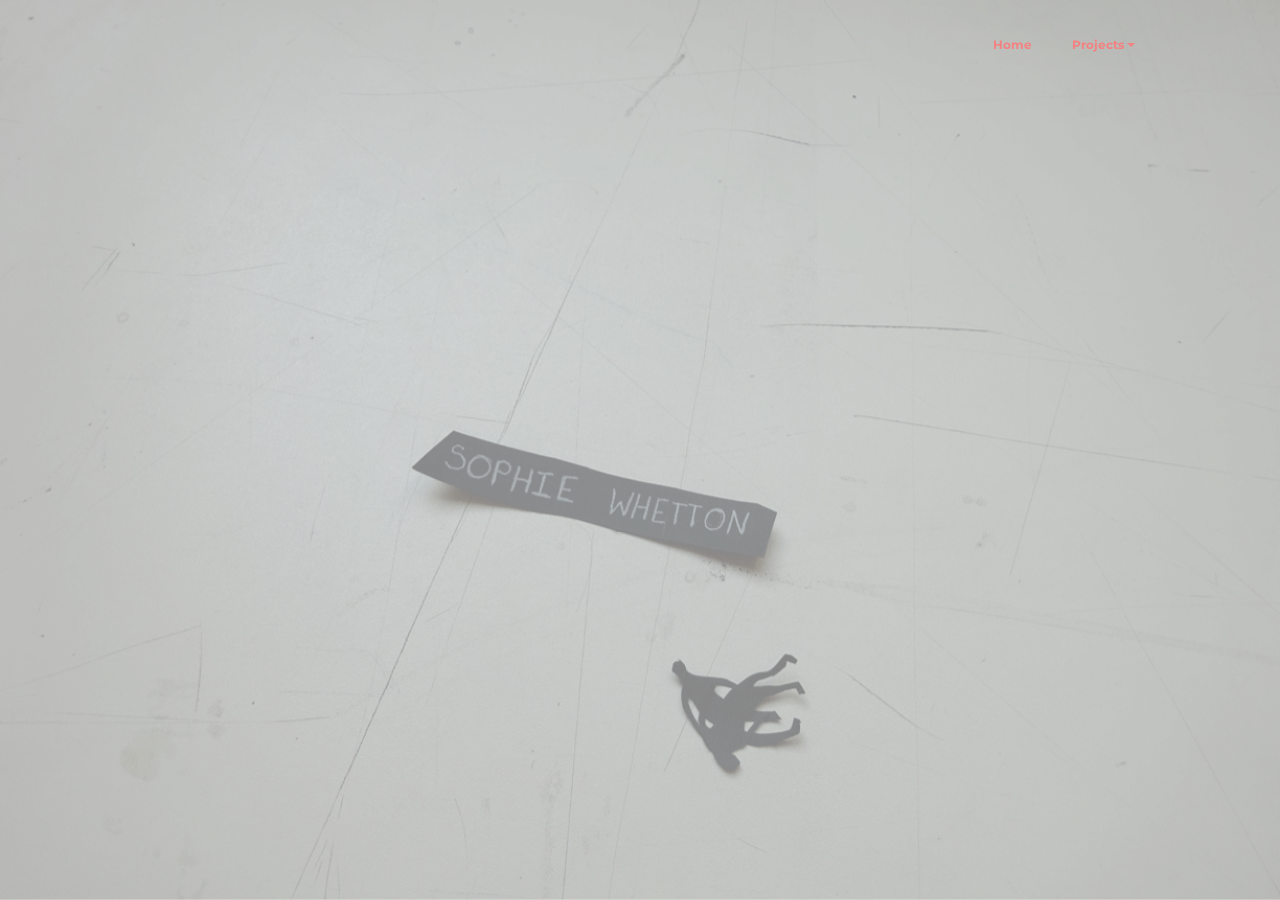
<file: index.html>
<!DOCTYPE html>
<html>
<head>
  <!-- Site made with Mobirise Website Builder v3.8.3, https://mobirise.com -->
  <meta charset="UTF-8">
  <meta http-equiv="X-UA-Compatible" content="IE=edge">
  <meta name="generator" content="Mobirise v3.8.3, mobirise.com">
  <meta name="viewport" content="width=device-width, initial-scale=1">
  <link rel="shortcut icon" href="assets/images/logo.png" type="image/x-icon">
  <meta name="description" content="">
  
  <link rel="stylesheet" href="https://fonts.googleapis.com/css?family=Lora:400,700,400italic,700italic&amp;subset=latin">
  <link rel="stylesheet" href="https://fonts.googleapis.com/css?family=Montserrat:400,700">
  <link rel="stylesheet" href="https://fonts.googleapis.com/css?family=Raleway:100,100i,200,200i,300,300i,400,400i,500,500i,600,600i,700,700i,800,800i,900,900i">
  <link rel="stylesheet" href="assets/et-line-font-plugin/style.css">
  <link rel="stylesheet" href="assets/bootstrap-material-design-font/css/material.css">
  <link rel="stylesheet" href="assets/tether/tether.min.css">
  <link rel="stylesheet" href="assets/bootstrap/css/bootstrap.min.css">
  <link rel="stylesheet" href="assets/socicon/css/socicon.min.css">
  <link rel="stylesheet" href="assets/dropdown/css/style.css">
  <link rel="stylesheet" href="assets/theme/css/style.css">
  <link rel="stylesheet" href="assets/mobirise/css/mbr-additional.css" type="text/css">
  
  
  
</head>
<body>
<section id="menu-0">

    <nav class="navbar navbar-dropdown bg-color transparent">
        <div class="container">

            <div class="mbr-table">
                
                <div class="mbr-table-cell">

                    <button class="navbar-toggler pull-xs-right hidden-md-up" type="button" data-toggle="collapse" data-target="#exCollapsingNavbar">
                        <div class="hamburger-icon"></div>
                    </button>

                    <ul class="nav-dropdown collapse pull-xs-right nav navbar-nav navbar-toggleable-sm" id="exCollapsingNavbar"><li class="nav-item"><a class="nav-link link" href="index.html">Home</a></li><li class="nav-item dropdown"><a class="nav-link link dropdown-toggle" href="index.html" aria-expanded="false" data-toggle="dropdown-submenu">Projects</a><div class="dropdown-menu"><a class="dropdown-item" href="Skelet projects">The Skeleton and The Pheasant<br></a><a class="dropdown-item" href="Life drawings">Life &nbsp;model<br></a><a class="dropdown-item" href="The Ghost RIder">The Ghost Rider<br></a></div></li><li class="nav-item"><a class="nav-link link" href="index.html"></a></li></ul>
                    <button hidden="" class="navbar-toggler navbar-close" type="button" data-toggle="collapse" data-target="#exCollapsingNavbar">
                        <div class="close-icon"></div>
                    </button>

                </div>
            </div>

        </div>
    </nav>

</section>

<section class="engine"><a rel="external" href="https://mobirise.com">easy mobile site creator software download</a></section><section class="mbr-section mbr-section-hero mbr-section-full mbr-parallax-background" id="header1-1" style="background-image: url(assets/images/people.gif);">

    <div class="mbr-overlay" style="opacity: 0.5; background-color: rgb(255, 255, 255);"></div>

    <div class="mbr-table-cell">

        <div class="container">
            <div class="row">
                <div class="mbr-section col-md-10 col-md-offset-1 text-xs-center">

                    
                    
                    
                </div>
            </div>
        </div>
    </div>

    

</section>


  <script src="assets/web/assets/jquery/jquery.min.js"></script>
  <script src="assets/tether/tether.min.js"></script>
  <script src="assets/bootstrap/js/bootstrap.min.js"></script>
  <script src="assets/smooth-scroll/SmoothScroll.js"></script>
  <script src="assets/dropdown/js/script.min.js"></script>
  <script src="assets/touchSwipe/jquery.touchSwipe.min.js"></script>
  <script src="assets/jarallax/jarallax.js"></script>
  <script src="assets/theme/js/script.js"></script>
  
  
</body>
</html>
</file>
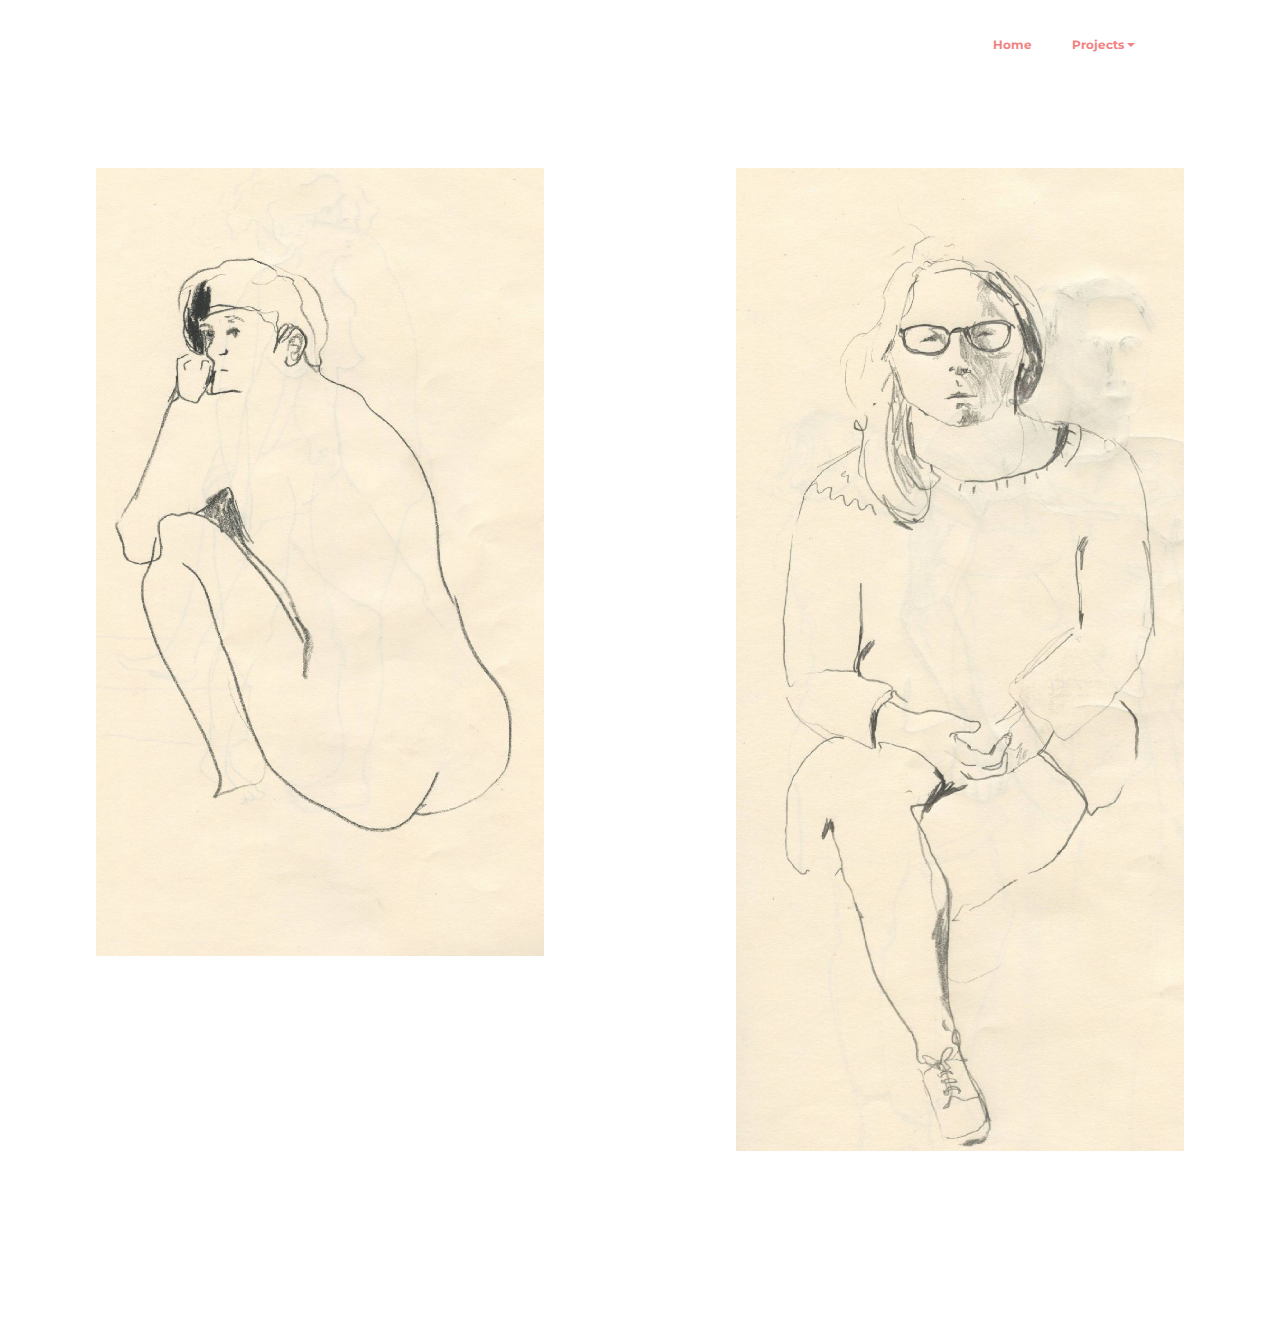
<file: Life drawings.html>
<!DOCTYPE html>
<html>
<head>
  <!-- Site made with Mobirise Website Builder v3.8.3, https://mobirise.com -->
  <meta charset="UTF-8">
  <meta http-equiv="X-UA-Compatible" content="IE=edge">
  <meta name="generator" content="Mobirise v3.8.3, mobirise.com">
  <meta name="viewport" content="width=device-width, initial-scale=1">
  <link rel="shortcut icon" href="assets/images/logo.png" type="image/x-icon">
  <meta name="description" content="">
  
  <link rel="stylesheet" href="https://fonts.googleapis.com/css?family=Lora:400,700,400italic,700italic&amp;subset=latin">
  <link rel="stylesheet" href="https://fonts.googleapis.com/css?family=Montserrat:400,700">
  <link rel="stylesheet" href="https://fonts.googleapis.com/css?family=Raleway:100,100i,200,200i,300,300i,400,400i,500,500i,600,600i,700,700i,800,800i,900,900i">
  <link rel="stylesheet" href="assets/et-line-font-plugin/style.css">
  <link rel="stylesheet" href="assets/bootstrap-material-design-font/css/material.css">
  <link rel="stylesheet" href="assets/tether/tether.min.css">
  <link rel="stylesheet" href="assets/bootstrap/css/bootstrap.min.css">
  <link rel="stylesheet" href="assets/socicon/css/socicon.min.css">
  <link rel="stylesheet" href="assets/dropdown/css/style.css">
  <link rel="stylesheet" href="assets/theme/css/style.css">
  <link rel="stylesheet" href="assets/mobirise-gallery/style.css">
  <link rel="stylesheet" href="assets/mobirise/css/mbr-additional.css" type="text/css">
  
  
  
</head>
<body>
<section id="menu-1">

    <nav class="navbar navbar-dropdown bg-color transparent">
        <div class="container">

            <div class="mbr-table">
                
                <div class="mbr-table-cell">

                    <button class="navbar-toggler pull-xs-right hidden-md-up" type="button" data-toggle="collapse" data-target="#exCollapsingNavbar">
                        <div class="hamburger-icon"></div>
                    </button>

                    <ul class="nav-dropdown collapse pull-xs-right nav navbar-nav navbar-toggleable-sm" id="exCollapsingNavbar"><li class="nav-item"><a class="nav-link link" href="index.html">Home</a></li><li class="nav-item dropdown"><a class="nav-link link dropdown-toggle" href="index.html" aria-expanded="false" data-toggle="dropdown-submenu">Projects</a><div class="dropdown-menu"><a class="dropdown-item" href="Skelet projects">The Skeleton and The Pheasant<br></a><a class="dropdown-item" href="Life drawings">Life &nbsp;model<br></a><a class="dropdown-item" href="The Ghost RIder">The Ghost Rider<br></a></div></li><li class="nav-item"><a class="nav-link link" href="index.html"></a></li></ul>
                    <button hidden="" class="navbar-toggler navbar-close" type="button" data-toggle="collapse" data-target="#exCollapsingNavbar">
                        <div class="close-icon"></div>
                    </button>

                </div>
            </div>

        </div>
    </nav>

</section>

<section class="engine"><a rel="external" href="https://mobirise.com">offline site creator</a></section><section class="mbr-gallery mbr-section mbr-section-nopadding mbr-slider-carousel mbr-after-navbar" id="gallery1-2" data-filter="false" style="background-color: rgb(255, 255, 255); padding-top: 4.5rem; padding-bottom: 4.5rem;">
    <!-- Filter -->
    

    <!-- Gallery -->
    <div class="mbr-gallery-row">
        <div class=" mbr-gallery-layout-default">
            <div>
                <div>
                    <div class="mbr-gallery-item mbr-gallery-item__mobirise3 mbr-gallery-item--p6" data-tags="Responsive" data-video-url="false">
                        <div href="#lb-gallery1-2" data-slide-to="0" data-toggle="modal">
                            
                            

                            <img alt="" src="assets/images/tumblr-o5mibwst7t1uqg1u2o2-1280-2000x3519-0-2000x3519-62.jpg">
                            
                            <span class="icon-focus"></span>
                            
                        </div>
                    </div><div class="mbr-gallery-item mbr-gallery-item__mobirise3 mbr-gallery-item--p6" data-tags="Creative" data-video-url="false">
                        <div href="#lb-gallery1-2" data-slide-to="1" data-toggle="modal">
                            
                            

                            <img alt="" src="assets/images/tumblr-o5miizwaug1uqg1u2o1-1280-2000x4388-4-2000x4388-1.jpg">
                            
                            <span class="icon-focus"></span>
                            
                        </div>
                    </div>
                </div>
            </div>
            <div class="clearfix"></div>
        </div>
    </div>

    <!-- Lightbox -->
    <div data-app-prevent-settings="" class="mbr-slider modal fade carousel slide" tabindex="-1" data-keyboard="true" data-interval="false" id="lb-gallery1-2">
        <div class="modal-dialog">
            <div class="modal-content">
                <div class="modal-body">
                    <ol class="carousel-indicators">
                        <li data-app-prevent-settings="" data-target="#lb-gallery1-2" data-slide-to="0"></li><li data-app-prevent-settings="" data-target="#lb-gallery1-2" class=" active" data-slide-to="1"></li>
                    </ol>
                    <div class="carousel-inner">
                        <div class="carousel-item">
                            <img alt="" src="assets/images/tumblr-o5mibwst7t1uqg1u2o2-1280-2000x3519-0.jpg">
                        </div><div class="carousel-item active">
                            <img alt="" src="assets/images/tumblr-o5miizwaug1uqg1u2o1-1280-2000x4388-4.jpg">
                        </div>
                    </div>
                    <a class="left carousel-control" role="button" data-slide="prev" href="#lb-gallery1-2">
                        <span class="icon-prev" aria-hidden="true"></span>
                        <span class="sr-only">Previous</span>
                    </a>
                    <a class="right carousel-control" role="button" data-slide="next" href="#lb-gallery1-2">
                        <span class="icon-next" aria-hidden="true"></span>
                        <span class="sr-only">Next</span>
                    </a>

                    <a class="close" href="#" role="button" data-dismiss="modal">
                        <span aria-hidden="true">×</span>
                        <span class="sr-only">Close</span>
                    </a>
                </div>
            </div>
        </div>
    </div>
</section>


  <script src="assets/web/assets/jquery/jquery.min.js"></script>
  <script src="assets/tether/tether.min.js"></script>
  <script src="assets/bootstrap/js/bootstrap.min.js"></script>
  <script src="assets/smooth-scroll/SmoothScroll.js"></script>
  <script src="assets/dropdown/js/script.min.js"></script>
  <script src="assets/touchSwipe/jquery.touchSwipe.min.js"></script>
  <script src="assets/masonry/masonry.pkgd.min.js"></script>
  <script src="assets/imagesloaded/imagesloaded.pkgd.min.js"></script>
  <script src="assets/bootstrap-carousel-swipe/bootstrap-carousel-swipe.js"></script>
  <script src="assets/theme/js/script.js"></script>
  <script src="assets/mobirise-gallery/script.js"></script>
  
  
</body>
</html>
</file>
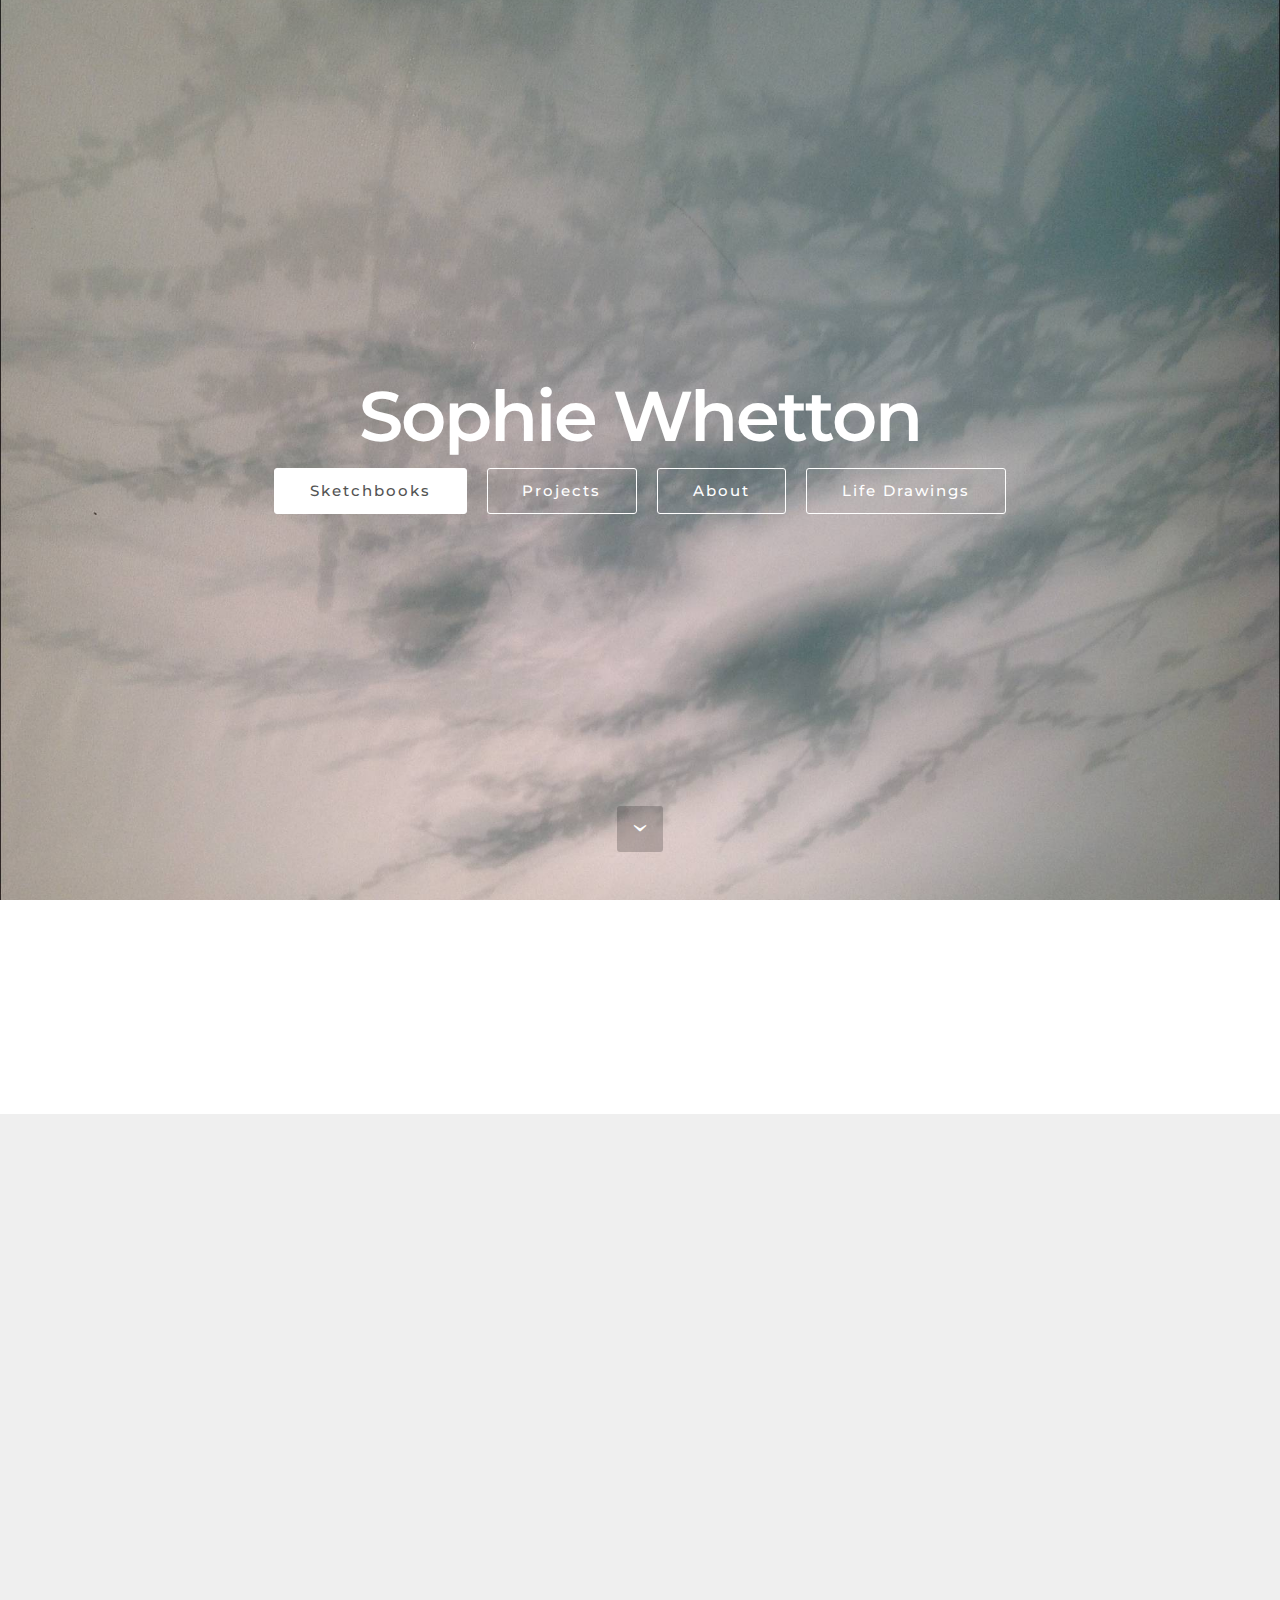
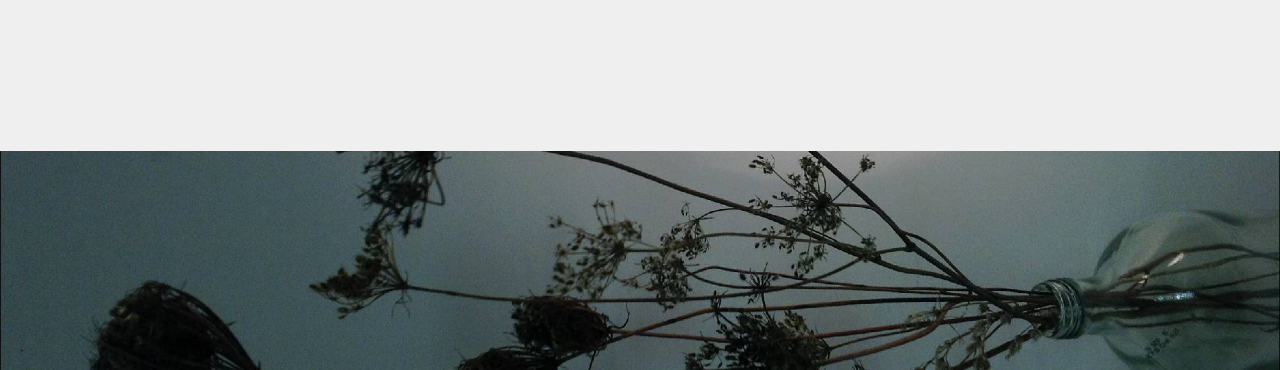
<file: sophiewhetton.html>
<!DOCTYPE html>
<html>
<head>
  <!-- Site made with Mobirise Website Builder v3.8.3, https://mobirise.com -->
  <meta charset="UTF-8">
  <meta http-equiv="X-UA-Compatible" content="IE=edge">
  <meta name="generator" content="Mobirise v3.8.3, mobirise.com">
  <meta name="viewport" content="width=device-width, initial-scale=1">
  <link rel="shortcut icon" href="assets/images/logo.png" type="image/x-icon">
  <meta name="description" content="">
  
  <link rel="stylesheet" href="https://fonts.googleapis.com/css?family=Lora:400,700,400italic,700italic&amp;subset=latin">
  <link rel="stylesheet" href="https://fonts.googleapis.com/css?family=Montserrat:400,700">
  <link rel="stylesheet" href="https://fonts.googleapis.com/css?family=Raleway:100,100i,200,200i,300,300i,400,400i,500,500i,600,600i,700,700i,800,800i,900,900i">
  <link rel="stylesheet" href="assets/et-line-font-plugin/style.css">
  <link rel="stylesheet" href="assets/bootstrap-material-design-font/css/material.css">
  <link rel="stylesheet" href="assets/tether/tether.min.css">
  <link rel="stylesheet" href="assets/bootstrap/css/bootstrap.min.css">
  <link rel="stylesheet" href="assets/socicon/css/socicon.min.css">
  <link rel="stylesheet" href="assets/animate.css/animate.min.css">
  <link rel="stylesheet" href="assets/theme/css/style.css">
  <link rel="stylesheet" href="assets/mobirise-gallery/style.css">
  <link rel="stylesheet" href="assets/mobirise/css/mbr-additional.css" type="text/css">
  
  
  
</head>
<body>
<section class="mbr-section mbr-section-hero mbr-section-full mbr-section-with-arrow" id="header1-3" style="background-image: url(assets/images/img-0574-2000x1493-69.jpg);">

    

    <div class="mbr-table-cell">

        <div class="container">
            <div class="row">
                <div class="mbr-section col-md-10 col-md-offset-1 text-xs-center">

                    <h1 class="mbr-section-title display-1">Sophie Whetton</h1>
                    <p class="mbr-section-lead lead"></p>
                    <div class="mbr-section-btn"><a class="btn btn-lg btn-white" href="https://mobirise.com">Sketchbooks</a> <a class="btn btn-lg btn-white btn-white-outline" href="https://mobirise.com">Projects</a> <a class="btn btn-lg btn-white btn-white-outline" href="https://mobirise.com">About</a> <a class="btn btn-lg btn-white btn-white-outline" href="https://mobirise.com">Life Drawings<br></a> </div>
                </div>
            </div>
        </div>
    </div>

    <div class="mbr-arrow mbr-arrow-floating" aria-hidden="true"><a href="#gallery1-6"><i class="mbr-arrow-icon"></i></a></div>

</section>

<section class="engine"><a rel="external" href="https://mobirise.com">best responsive website generator</a></section><section class="mbr-gallery mbr-section mbr-section-nopadding mbr-slider-carousel" id="gallery1-6" data-filter="false" style="background-color: rgb(255, 255, 255); padding-top: 0rem; padding-bottom: 0rem;">
    <!-- Filter -->
    

    <!-- Gallery -->
    <div class="mbr-gallery-row">
        <div class=" mbr-gallery-layout-default">
            <div>
                <div>
                    <div class="mbr-gallery-item mbr-gallery-item__mobirise3 mbr-gallery-item--p0" data-tags="Awesome" data-video-url="false">
                        <div href="#lb-gallery1-6" data-slide-to="0" data-toggle="modal">
                            
                            

                            <img alt="" src="assets/images/dsc0015-2000x1334-83-2000x1334-14.jpg">
                            
                            <span class="icon-focus"></span>
                            
                        </div>
                    </div><div class="mbr-gallery-item mbr-gallery-item__mobirise3 mbr-gallery-item--p0" data-tags="Responsive" data-video-url="false">
                        <div href="#lb-gallery1-6" data-slide-to="1" data-toggle="modal">
                            
                            

                            <img alt="" src="assets/images/dsc0108-2000x1334-3-2000x1334-64.jpg">
                            
                            <span class="icon-focus"></span>
                            
                        </div>
                    </div><div class="mbr-gallery-item mbr-gallery-item__mobirise3 mbr-gallery-item--p0" data-tags="Responsive" data-video-url="false">
                        <div href="#lb-gallery1-6" data-slide-to="2" data-toggle="modal">
                            
                            

                            <img alt="" src="assets/images/dsc0020-2000x1334-76-2000x1334-12.jpg">
                            
                            <span class="icon-focus"></span>
                            
                        </div>
                    </div><div class="mbr-gallery-item mbr-gallery-item__mobirise3 mbr-gallery-item--p0" data-tags="Responsive" data-video-url="false">
                        <div href="#lb-gallery1-6" data-slide-to="3" data-toggle="modal">
                            
                            

                            <img alt="" src="assets/images/dsc0056-2000x1334-98-2000x1334-1.jpg">
                            
                            <span class="icon-focus"></span>
                            
                        </div>
                    </div>
                </div>
            </div>
            <div class="clearfix"></div>
        </div>
    </div>

    <!-- Lightbox -->
    <div data-app-prevent-settings="" class="mbr-slider modal fade carousel slide" tabindex="-1" data-keyboard="true" data-interval="false" id="lb-gallery1-6">
        <div class="modal-dialog">
            <div class="modal-content">
                <div class="modal-body">
                    <ol class="carousel-indicators">
                        <li data-app-prevent-settings="" data-target="#lb-gallery1-6" data-slide-to="0"></li><li data-app-prevent-settings="" data-target="#lb-gallery1-6" data-slide-to="1"></li><li data-app-prevent-settings="" data-target="#lb-gallery1-6" data-slide-to="2"></li><li data-app-prevent-settings="" data-target="#lb-gallery1-6" class=" active" data-slide-to="3"></li>
                    </ol>
                    <div class="carousel-inner">
                        <div class="carousel-item">
                            <img alt="" src="assets/images/dsc0015-2000x1334-83.jpg">
                        </div><div class="carousel-item">
                            <img alt="" src="assets/images/dsc0108-2000x1334-3.jpg">
                        </div><div class="carousel-item">
                            <img alt="" src="assets/images/dsc0020-2000x1334-76.jpg">
                        </div><div class="carousel-item active">
                            <img alt="" src="assets/images/dsc0056-2000x1334-98.jpg">
                        </div>
                    </div>
                    <a class="left carousel-control" role="button" data-slide="prev" href="#lb-gallery1-6">
                        <span class="icon-prev" aria-hidden="true"></span>
                        <span class="sr-only">Previous</span>
                    </a>
                    <a class="right carousel-control" role="button" data-slide="next" href="#lb-gallery1-6">
                        <span class="icon-next" aria-hidden="true"></span>
                        <span class="sr-only">Next</span>
                    </a>

                    <a class="close" href="#" role="button" data-dismiss="modal">
                        <span aria-hidden="true">×</span>
                        <span class="sr-only">Close</span>
                    </a>
                </div>
            </div>
        </div>
    </div>
</section>

<section class="mbr-section" id="msg-box4-9" style="background-color: rgb(239, 239, 239); padding-top: 160px; padding-bottom: 160px;">

    
    <div class="container">
        <div class="row">
            <div class="mbr-table-md-up">

              <div class="mbr-table-cell mbr-right-padding-md-up mbr-valign-top col-md-7">
                  <div class="mbr-figure"><iframe class="mbr-embedded-video" src="https://www.youtube.com/embed/4AKcdWvFQIo?rel=0&amp;amp;showinfo=0&amp;autoplay=1&amp;loop=1" width="1280" height="720" frameborder="0" allowfullscreen></iframe></div>
              </div>

              


              <div class="mbr-table-cell col-md-5 text-xs-center text-md-left">
                  
                  <div class="lead">

                    <p>A moving drawing, Eeklo academie, class of Martha Verschaffel, 2013</p>

                  </div>

                  
              </div>


              

            </div>
        </div>
    </div>

</section>

<section class="mbr-cards mbr-section mbr-section-nopadding mbr-parallax-background" id="features4-q" style="background-image: url(assets/images/img-0538-2000x1493-77.jpg);">

    <div class="mbr-overlay" style="opacity: 0.4; background-color: rgb(34, 34, 34);">
    </div>

    <div class="mbr-cards-row row">
        <div class="mbr-cards-col col-xs-12 col-lg-4" style="padding-top: 40px; padding-bottom: 0px;">
            <div class="container">
                <div class="card cart-block">
                    <div class="card-img iconbox"><a href="https://www.instagram.com/sophiewhetton/" class="etl-icon icon-camera mbr-iconfont mbr-iconfont-features4" style="color: black;"></a></div>
                    <div class="card-block">
                        <h4 class="card-title"><p>Instagram</p></h4>
                        
                        
                        
                    </div>
                </div>
            </div>
        </div>
        <div class="mbr-cards-col col-xs-12 col-lg-4" style="padding-top: 40px; padding-bottom: 0px;">
            <div class="container">
                <div class="card cart-block">
                    <div class="card-img iconbox"><a href="sophie.whetton@hotmail.co.uk" class="etl-icon icon-edit mbr-iconfont mbr-iconfont-features4" style="color: black;"></a></div>
                    <div class="card-block">
                        <h4 class="card-title">Contact Me</h4>
                        
                        
                        
                    </div>
                </div>
          </div>
        </div>
        <div class="mbr-cards-col col-xs-12 col-lg-4" style="padding-top: 40px; padding-bottom: 0px;">
            <div class="container">
                <div class="card cart-block">
                    <div class="card-img iconbox"><a href="sophiewhetton.tumblr.com" class="etl-icon icon-tumblr mbr-iconfont mbr-iconfont-features4" style="color: black;"></a></div>
                    <div class="card-block">
                        <h4 class="card-title">Tumblr</h4>
                        
                        
                        
                    </div>
                </div>
            </div>
        </div>
        
        
        
    </div>
</section>


  <script src="assets/web/assets/jquery/jquery.min.js"></script>
  <script src="assets/tether/tether.min.js"></script>
  <script src="assets/bootstrap/js/bootstrap.min.js"></script>
  <script src="assets/smooth-scroll/SmoothScroll.js"></script>
  <script src="assets/viewportChecker/jquery.viewportchecker.js"></script>
  <script src="assets/masonry/masonry.pkgd.min.js"></script>
  <script src="assets/imagesloaded/imagesloaded.pkgd.min.js"></script>
  <script src="assets/bootstrap-carousel-swipe/bootstrap-carousel-swipe.js"></script>
  <script src="assets/jarallax/jarallax.js"></script>
  <script src="assets/theme/js/script.js"></script>
  <script src="assets/mobirise-gallery/script.js"></script>
  
  
  <input name="animation" type="hidden">
  </body>
</html>
</file>
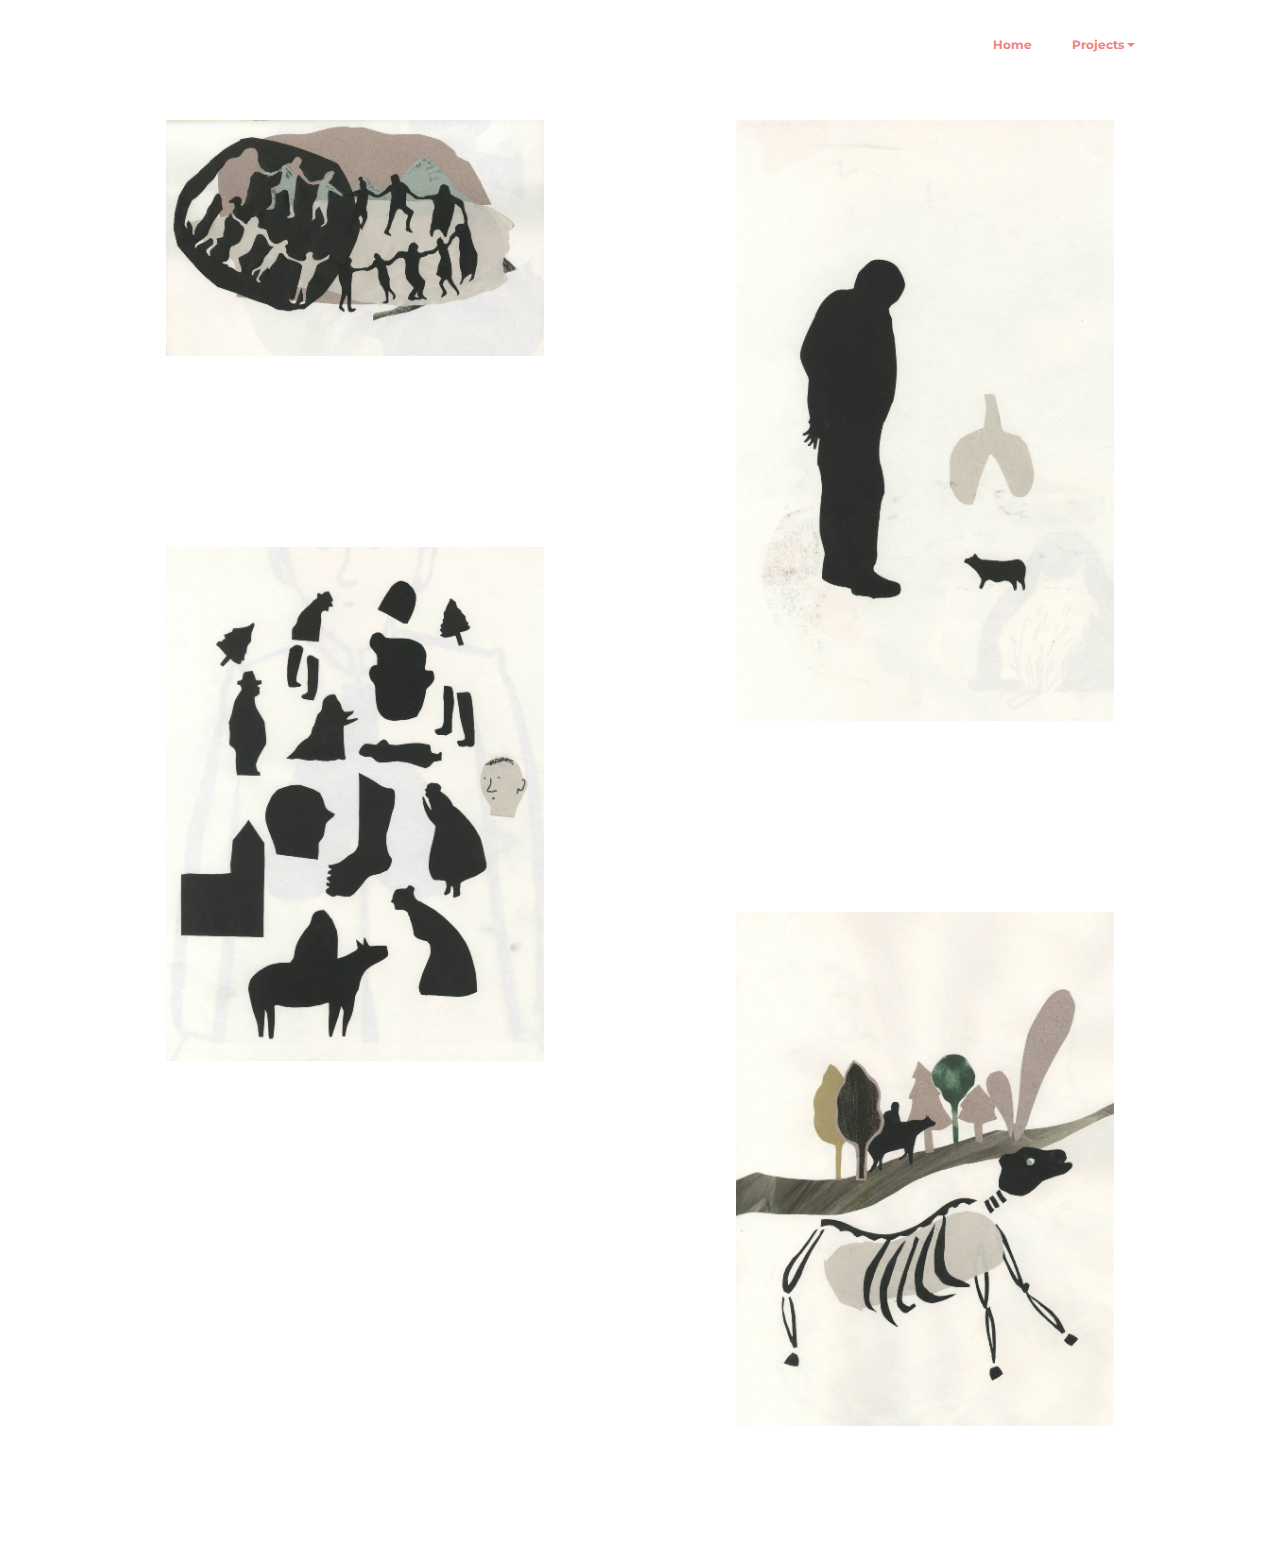
<file: The Ghost Rider.html>
<!DOCTYPE html>
<html>
<head>
  <!-- Site made with Mobirise Website Builder v3.8.3, https://mobirise.com -->
  <meta charset="UTF-8">
  <meta http-equiv="X-UA-Compatible" content="IE=edge">
  <meta name="generator" content="Mobirise v3.8.3, mobirise.com">
  <meta name="viewport" content="width=device-width, initial-scale=1">
  <link rel="shortcut icon" href="assets/images/logo.png" type="image/x-icon">
  <meta name="description" content="">
  
  <link rel="stylesheet" href="https://fonts.googleapis.com/css?family=Lora:400,700,400italic,700italic&amp;subset=latin">
  <link rel="stylesheet" href="https://fonts.googleapis.com/css?family=Montserrat:400,700">
  <link rel="stylesheet" href="https://fonts.googleapis.com/css?family=Raleway:100,100i,200,200i,300,300i,400,400i,500,500i,600,600i,700,700i,800,800i,900,900i">
  <link rel="stylesheet" href="assets/et-line-font-plugin/style.css">
  <link rel="stylesheet" href="assets/bootstrap-material-design-font/css/material.css">
  <link rel="stylesheet" href="assets/tether/tether.min.css">
  <link rel="stylesheet" href="assets/bootstrap/css/bootstrap.min.css">
  <link rel="stylesheet" href="assets/socicon/css/socicon.min.css">
  <link rel="stylesheet" href="assets/dropdown/css/style.css">
  <link rel="stylesheet" href="assets/theme/css/style.css">
  <link rel="stylesheet" href="assets/mobirise-gallery/style.css">
  <link rel="stylesheet" href="assets/mobirise/css/mbr-additional.css" type="text/css">
  
  
  
</head>
<body>
<section id="menu-0">

    <nav class="navbar navbar-dropdown bg-color transparent">
        <div class="container">

            <div class="mbr-table">
                
                <div class="mbr-table-cell">

                    <button class="navbar-toggler pull-xs-right hidden-md-up" type="button" data-toggle="collapse" data-target="#exCollapsingNavbar">
                        <div class="hamburger-icon"></div>
                    </button>

                    <ul class="nav-dropdown collapse pull-xs-right nav navbar-nav navbar-toggleable-sm" id="exCollapsingNavbar"><li class="nav-item"><a class="nav-link link" href="index.html">Home</a></li><li class="nav-item dropdown"><a class="nav-link link dropdown-toggle" href="index.html" aria-expanded="false" data-toggle="dropdown-submenu">Projects</a><div class="dropdown-menu"><a class="dropdown-item" href="Skelet projects">The Skeleton and The Pheasant<br></a><a class="dropdown-item" href="Life drawings">Life &nbsp;model<br></a><a class="dropdown-item" href="The Ghost RIder">The Ghost Rider<br></a></div></li><li class="nav-item"><a class="nav-link link" href="index.html"></a></li></ul>
                    <button hidden="" class="navbar-toggler navbar-close" type="button" data-toggle="collapse" data-target="#exCollapsingNavbar">
                        <div class="close-icon"></div>
                    </button>

                </div>
            </div>

        </div>
    </nav>

</section>

<section class="engine"><a rel="external" href="https://mobirise.com">easy bootstrap web development software download</a></section><section class="mbr-gallery mbr-section mbr-section-nopadding mbr-slider-carousel mbr-after-navbar" id="gallery3-1" data-filter="false" style="background-color: rgb(255, 255, 255); padding-top: 1.5rem; padding-bottom: 1.5rem;">
    <!-- Filter -->
    

    <!-- Gallery -->
    <div class="mbr-gallery-row container">
        <div class=" mbr-gallery-layout-default">
            <div>
                <div>
                    <div class="mbr-gallery-item mbr-gallery-item__mobirise3 mbr-gallery-item--p6" data-tags="Animated" data-video-url="false">
                        <div href="#lb-gallery3-1" data-slide-to="0" data-toggle="modal">
                            
                            

                            <img alt="" src="assets/images/circlesgoodscan-2000x1247-41-2000x1247-20.jpg">
                            
                            <span class="icon-focus"></span>
                            
                        </div>
                    </div><div class="mbr-gallery-item mbr-gallery-item__mobirise3 mbr-gallery-item--p6" data-tags="Animated" data-video-url="false">
                        <div href="#lb-gallery3-1" data-slide-to="1" data-toggle="modal">
                            
                            

                            <img alt="" src="assets/images/man-cow-lungs-2000x3178-87-2000x3178-20.jpg">
                            
                            <span class="icon-focus"></span>
                            
                        </div>
                    </div><div class="mbr-gallery-item mbr-gallery-item__mobirise3 mbr-gallery-item--p6" data-tags="Animated" data-video-url="false">
                        <div href="#lb-gallery3-1" data-slide-to="2" data-toggle="modal">
                            
                            

                            <img alt="" src="assets/images/collage-2000x2720-40-2000x2720-36.jpg">
                            
                            <span class="icon-focus"></span>
                            
                        </div>
                    </div><div class="mbr-gallery-item mbr-gallery-item__mobirise3 mbr-gallery-item--p6" data-tags="Animated" data-video-url="false">
                        <div href="#lb-gallery3-1" data-slide-to="3" data-toggle="modal">
                            
                            

                            <img alt="" src="assets/images/horse-2000x2720-26-2000x2720-10.jpg">
                            
                            <span class="icon-focus"></span>
                            
                        </div>
                    </div>
                </div>
            </div>
            <div class="clearfix"></div>
        </div>
    </div>

    <!-- Lightbox -->
    <div data-app-prevent-settings="" class="mbr-slider modal fade carousel slide" tabindex="-1" data-keyboard="true" data-interval="false" id="lb-gallery3-1">
        <div class="modal-dialog">
            <div class="modal-content">
                <div class="modal-body">
                    <ol class="carousel-indicators">
                        <li data-app-prevent-settings="" data-target="#lb-gallery3-1" data-slide-to="0"></li><li data-app-prevent-settings="" data-target="#lb-gallery3-1" data-slide-to="1"></li><li data-app-prevent-settings="" data-target="#lb-gallery3-1" data-slide-to="2"></li><li data-app-prevent-settings="" data-target="#lb-gallery3-1" class=" active" data-slide-to="3"></li>
                    </ol>
                    <div class="carousel-inner">
                        <div class="carousel-item">
                            <img alt="" src="assets/images/circlesgoodscan-2000x1247-41.jpg">
                        </div><div class="carousel-item">
                            <img alt="" src="assets/images/man-cow-lungs-2000x3178-87.jpg">
                        </div><div class="carousel-item">
                            <img alt="" src="assets/images/collage-2000x2720-40.jpg">
                        </div><div class="carousel-item active">
                            <img alt="" src="assets/images/horse-2000x2720-26.jpg">
                        </div>
                    </div>
                    <a class="left carousel-control" role="button" data-slide="prev" href="#lb-gallery3-1">
                        <span class="icon-prev" aria-hidden="true"></span>
                        <span class="sr-only">Previous</span>
                    </a>
                    <a class="right carousel-control" role="button" data-slide="next" href="#lb-gallery3-1">
                        <span class="icon-next" aria-hidden="true"></span>
                        <span class="sr-only">Next</span>
                    </a>

                    <a class="close" href="#" role="button" data-dismiss="modal">
                        <span aria-hidden="true">×</span>
                        <span class="sr-only">Close</span>
                    </a>
                </div>
            </div>
        </div>
    </div>
</section>


  <script src="assets/web/assets/jquery/jquery.min.js"></script>
  <script src="assets/tether/tether.min.js"></script>
  <script src="assets/bootstrap/js/bootstrap.min.js"></script>
  <script src="assets/smooth-scroll/SmoothScroll.js"></script>
  <script src="assets/dropdown/js/script.min.js"></script>
  <script src="assets/touchSwipe/jquery.touchSwipe.min.js"></script>
  <script src="assets/masonry/masonry.pkgd.min.js"></script>
  <script src="assets/imagesloaded/imagesloaded.pkgd.min.js"></script>
  <script src="assets/bootstrap-carousel-swipe/bootstrap-carousel-swipe.js"></script>
  <script src="assets/theme/js/script.js"></script>
  <script src="assets/mobirise-gallery/script.js"></script>
  
  
</body>
</html>
</file>
<file: assets/et-line-font-plugin/style.css>
@font-face {
	font-family: 'et-line';
	src:url('fonts/et-line.eot');
	src:url('fonts/et-line.eot?#iefix') format('embedded-opentype'),
		url('fonts/et-line.woff') format('woff'),
		url('fonts/et-line.ttf') format('truetype'),
		url('fonts/et-line.svg#et-line') format('svg');
	font-weight: normal;
	font-style: normal;
}

/* Use the following CSS code if you want to use data attributes for inserting your icons */
.etl-icon, [data-icon]:before {
	font-family: 'et-line';
	content: attr(data-icon);
	speak: none;
	font-weight: normal;
	font-variant: normal;
	text-transform: none;
	line-height: 1;
	-webkit-font-smoothing: antialiased;
	-moz-osx-font-smoothing: grayscale;
	display:inline-block;
}

/* Use the following CSS code if you want to have a class per icon */
/*
Instead of a list of all class selectors,
you can use the generic selector below, but it's slower:
[class*="icon-"] {
*/
.icon-mobile, .icon-laptop, .icon-desktop, .icon-tablet, .icon-phone, .icon-document, .icon-documents, .icon-search, .icon-clipboard, .icon-newspaper, .icon-notebook, .icon-book-open, .icon-browser, .icon-calendar, .icon-presentation, .icon-picture, .icon-pictures, .icon-video, .icon-camera, .icon-printer, .icon-toolbox, .icon-briefcase, .icon-wallet, .icon-gift, .icon-bargraph, .icon-grid, .icon-expand, .icon-focus, .icon-edit, .icon-adjustments, .icon-ribbon, .icon-hourglass, .icon-lock, .icon-megaphone, .icon-shield, .icon-trophy, .icon-flag, .icon-map, .icon-puzzle, .icon-basket, .icon-envelope, .icon-streetsign, .icon-telescope, .icon-gears, .icon-key, .icon-paperclip, .icon-attachment, .icon-pricetags, .icon-lightbulb, .icon-layers, .icon-pencil, .icon-tools, .icon-tools-2, .icon-scissors, .icon-paintbrush, .icon-magnifying-glass, .icon-circle-compass, .icon-linegraph, .icon-mic, .icon-strategy, .icon-beaker, .icon-caution, .icon-recycle, .icon-anchor, .icon-profile-male, .icon-profile-female, .icon-bike, .icon-wine, .icon-hotairballoon, .icon-globe, .icon-genius, .icon-map-pin, .icon-dial, .icon-chat, .icon-heart, .icon-cloud, .icon-upload, .icon-download, .icon-target, .icon-hazardous, .icon-piechart, .icon-speedometer, .icon-global, .icon-compass, .icon-lifesaver, .icon-clock, .icon-aperture, .icon-quote, .icon-scope, .icon-alarmclock, .icon-refresh, .icon-happy, .icon-sad, .icon-facebook, .icon-twitter, .icon-googleplus, .icon-rss, .icon-tumblr, .icon-linkedin, .icon-dribbble {
	font-family: 'et-line';
	speak: none;
	font-style: normal;
	font-weight: normal;
	font-variant: normal;
	text-transform: none;
	line-height: 1;
	-webkit-font-smoothing: antialiased;
	-moz-osx-font-smoothing: grayscale;
	display:inline-block;
}
.icon-mobile:before {
	content: "\e000";
}
.icon-laptop:before {
	content: "\e001";
}
.icon-desktop:before {
	content: "\e002";
}
.icon-tablet:before {
	content: "\e003";
}
.icon-phone:before {
	content: "\e004";
}
.icon-document:before {
	content: "\e005";
}
.icon-documents:before {
	content: "\e006";
}
.icon-search:before {
	content: "\e007";
}
.icon-clipboard:before {
	content: "\e008";
}
.icon-newspaper:before {
	content: "\e009";
}
.icon-notebook:before {
	content: "\e00a";
}
.icon-book-open:before {
	content: "\e00b";
}
.icon-browser:before {
	content: "\e00c";
}
.icon-calendar:before {
	content: "\e00d";
}
.icon-presentation:before {
	content: "\e00e";
}
.icon-picture:before {
	content: "\e00f";
}
.icon-pictures:before {
	content: "\e010";
}
.icon-video:before {
	content: "\e011";
}
.icon-camera:before {
	content: "\e012";
}
.icon-printer:before {
	content: "\e013";
}
.icon-toolbox:before {
	content: "\e014";
}
.icon-briefcase:before {
	content: "\e015";
}
.icon-wallet:before {
	content: "\e016";
}
.icon-gift:before {
	content: "\e017";
}
.icon-bargraph:before {
	content: "\e018";
}
.icon-grid:before {
	content: "\e019";
}
.icon-expand:before {
	content: "\e01a";
}
.icon-focus:before {
	content: "\e01b";
}
.icon-edit:before {
	content: "\e01c";
}
.icon-adjustments:before {
	content: "\e01d";
}
.icon-ribbon:before {
	content: "\e01e";
}
.icon-hourglass:before {
	content: "\e01f";
}
.icon-lock:before {
	content: "\e020";
}
.icon-megaphone:before {
	content: "\e021";
}
.icon-shield:before {
	content: "\e022";
}
.icon-trophy:before {
	content: "\e023";
}
.icon-flag:before {
	content: "\e024";
}
.icon-map:before {
	content: "\e025";
}
.icon-puzzle:before {
	content: "\e026";
}
.icon-basket:before {
	content: "\e027";
}
.icon-envelope:before {
	content: "\e028";
}
.icon-streetsign:before {
	content: "\e029";
}
.icon-telescope:before {
	content: "\e02a";
}
.icon-gears:before {
	content: "\e02b";
}
.icon-key:before {
	content: "\e02c";
}
.icon-paperclip:before {
	content: "\e02d";
}
.icon-attachment:before {
	content: "\e02e";
}
.icon-pricetags:before {
	content: "\e02f";
}
.icon-lightbulb:before {
	content: "\e030";
}
.icon-layers:before {
	content: "\e031";
}
.icon-pencil:before {
	content: "\e032";
}
.icon-tools:before {
	content: "\e033";
}
.icon-tools-2:before {
	content: "\e034";
}
.icon-scissors:before {
	content: "\e035";
}
.icon-paintbrush:before {
	content: "\e036";
}
.icon-magnifying-glass:before {
	content: "\e037";
}
.icon-circle-compass:before {
	content: "\e038";
}
.icon-linegraph:before {
	content: "\e039";
}
.icon-mic:before {
	content: "\e03a";
}
.icon-strategy:before {
	content: "\e03b";
}
.icon-beaker:before {
	content: "\e03c";
}
.icon-caution:before {
	content: "\e03d";
}
.icon-recycle:before {
	content: "\e03e";
}
.icon-anchor:before {
	content: "\e03f";
}
.icon-profile-male:before {
	content: "\e040";
}
.icon-profile-female:before {
	content: "\e041";
}
.icon-bike:before {
	content: "\e042";
}
.icon-wine:before {
	content: "\e043";
}
.icon-hotairballoon:before {
	content: "\e044";
}
.icon-globe:before {
	content: "\e045";
}
.icon-genius:before {
	content: "\e046";
}
.icon-map-pin:before {
	content: "\e047";
}
.icon-dial:before {
	content: "\e048";
}
.icon-chat:before {
	content: "\e049";
}
.icon-heart:before {
	content: "\e04a";
}
.icon-cloud:before {
	content: "\e04b";
}
.icon-upload:before {
	content: "\e04c";
}
.icon-download:before {
	content: "\e04d";
}
.icon-target:before {
	content: "\e04e";
}
.icon-hazardous:before {
	content: "\e04f";
}
.icon-piechart:before {
	content: "\e050";
}
.icon-speedometer:before {
	content: "\e051";
}
.icon-global:before {
	content: "\e052";
}
.icon-compass:before {
	content: "\e053";
}
.icon-lifesaver:before {
	content: "\e054";
}
.icon-clock:before {
	content: "\e055";
}
.icon-aperture:before {
	content: "\e056";
}
.icon-quote:before {
	content: "\e057";
}
.icon-scope:before {
	content: "\e058";
}
.icon-alarmclock:before {
	content: "\e059";
}
.icon-refresh:before {
	content: "\e05a";
}
.icon-happy:before {
	content: "\e05b";
}
.icon-sad:before {
	content: "\e05c";
}
.icon-facebook:before {
	content: "\e05d";
}
.icon-twitter:before {
	content: "\e05e";
}
.icon-googleplus:before {
	content: "\e05f";
}
.icon-rss:before {
	content: "\e060";
}
.icon-tumblr:before {
	content: "\e061";
}
.icon-linkedin:before {
	content: "\e062";
}
.icon-dribbble:before {
	content: "\e063";
}
</file>
<file: assets/bootstrap-material-design-font/css/material.css>
@font-face {
  font-family: 'Material-Design-Icons';
  src: url('../fonts/Material-Design-Icons.eot?3ocs8m');
  src: url('../fonts/Material-Design-Icons.eot?#iefix3ocs8m') format('embedded-opentype'), url('../fonts/Material-Design-Icons.woff?3ocs8m') format('woff'), url('../fonts/Material-Design-Icons.ttf?3ocs8m') format('truetype'), url('../fonts/Material-Design-Icons.svg?3ocs8m#Material-Design-Icons') format('svg');
  font-weight: normal;
  font-style: normal;
}
[class^="mdi-"],
[class*="mdi-"] {
  speak: none;
  display: inline-block;
  font-style: normal;
  font-variant:normal;
  font-weight:normal;
  /*font-size:24px;*/
  line-height:1;
  font-family:'Material-Design-Icons' !important;
  text-rendering: auto;
  
  -webkit-font-smoothing: antialiased;
  -moz-osx-font-smoothing: grayscale;
  -webkit-transform: translate(0, 0);
      -ms-transform: translate(0, 0);
          transform: translate(0, 0);
}
[class^="mdi-"]:before,
[class*="mdi-"]:before {
  display: inline-block;
  speak: none;
  text-decoration: inherit;
}
[class^="mdi-"].pull-left,
[class*="mdi-"].pull-left {
  margin-right: .3em;
}
[class^="mdi-"].pull-right,
[class*="mdi-"].pull-right {
  margin-left: .3em;
}
[class^="mdi-"].mdi-lg:before,
[class*="mdi-"].mdi-lg:before,
[class^="mdi-"].mdi-lg:after,
[class*="mdi-"].mdi-lg:after {
  font-size: 1.33333333em;
  line-height: 0.75em;
  vertical-align: -15%;
}
[class^="mdi-"].mdi-2x:before,
[class*="mdi-"].mdi-2x:before,
[class^="mdi-"].mdi-2x:after,
[class*="mdi-"].mdi-2x:after {
  font-size: 2em;
}
[class^="mdi-"].mdi-3x:before,
[class*="mdi-"].mdi-3x:before,
[class^="mdi-"].mdi-3x:after,
[class*="mdi-"].mdi-3x:after {
  font-size: 3em;
}
[class^="mdi-"].mdi-4x:before,
[class*="mdi-"].mdi-4x:before,
[class^="mdi-"].mdi-4x:after,
[class*="mdi-"].mdi-4x:after {
  font-size: 4em;
}
[class^="mdi-"].mdi-5x:before,
[class*="mdi-"].mdi-5x:before,
[class^="mdi-"].mdi-5x:after,
[class*="mdi-"].mdi-5x:after {
  font-size: 5em;
}
[class^="mdi-device-signal-cellular-"]:after,
[class^="mdi-device-battery-"]:after,
[class^="mdi-device-battery-charging-"]:after,
[class^="mdi-device-signal-cellular-connected-no-internet-"]:after,
[class^="mdi-device-signal-wifi-"]:after,
[class^="mdi-device-signal-wifi-statusbar-not-connected"]:after,
.mdi-device-network-wifi:after {
  opacity: .3;
  position: absolute;
  left: 0;
  top: 0;
  z-index: 1;
  display: inline-block;
  speak: none;
  text-decoration: inherit;
}
[class^="mdi-device-signal-cellular-"]:after {
  content: "\e758";
}
[class^="mdi-device-battery-"]:after {
  content: "\e735";
}
[class^="mdi-device-battery-charging-"]:after {
  content: "\e733";
}
[class^="mdi-device-signal-cellular-connected-no-internet-"]:after {
  content: "\e75d";
}
[class^="mdi-device-signal-wifi-"]:after,
.mdi-device-network-wifi:after {
  content: "\e765";
}
[class^="mdi-device-signal-wifi-statusbasr-not-connected"]:after {
  content: "\e8f7";
}
.mdi-device-signal-cellular-off:after,
.mdi-device-signal-cellular-null:after,
.mdi-device-signal-cellular-no-sim:after,
.mdi-device-signal-wifi-off:after,
.mdi-device-signal-wifi-4-bar:after,
.mdi-device-signal-cellular-4-bar:after,
.mdi-device-battery-alert:after,
.mdi-device-signal-cellular-connected-no-internet-4-bar:after,
.mdi-device-battery-std:after,
.mdi-device-battery-full .mdi-device-battery-unknown:after {
  content: "";
}
.mdi-fw {
  width: 1.28571429em;
  text-align: center;
}
.mdi-ul {
  padding-left: 0;
  margin-left: 2.14285714em;
  list-style-type: none;
}
.mdi-ul > li {
  position: relative;
}
.mdi-li {
  position: absolute;
  left: -2.14285714em;
  width: 2.14285714em;
  top: 0.14285714em;
  text-align: center;
}
.mdi-li.mdi-lg {
  left: -1.85714286em;
}
.mdi-border {
  padding: .2em .25em .15em;
  border: solid 0.08em #eeeeee;
  border-radius: .1em;
}
.mdi-spin {
  -webkit-animation: mdi-spin 2s infinite linear;
  animation: mdi-spin 2s infinite linear;
  -webkit-transform-origin: 50% 50%;
  -ms-transform-origin: 50% 50%;
      transform-origin: 50% 50%;
}
.mdi-pulse {
  -webkit-animation: mdi-spin 1s steps(8) infinite;
  animation: mdi-spin 1s steps(8) infinite;
  -webkit-transform-origin: 50% 50%;
  -ms-transform-origin: 50% 50%;
      transform-origin: 50% 50%;
}
@-webkit-keyframes mdi-spin {
  0% {
    -webkit-transform: rotate(0deg);
    transform: rotate(0deg);
  }
  100% {
    -webkit-transform: rotate(359deg);
    transform: rotate(359deg);
  }
}
@keyframes mdi-spin {
  0% {
    -webkit-transform: rotate(0deg);
    transform: rotate(0deg);
  }
  100% {
    -webkit-transform: rotate(359deg);
    transform: rotate(359deg);
  }
}
.mdi-rotate-90 {
  filter: progid:DXImageTransform.Microsoft.BasicImage(rotation=1);
  -webkit-transform: rotate(90deg);
  -ms-transform: rotate(90deg);
  transform: rotate(90deg);
}
.mdi-rotate-180 {
  filter: progid:DXImageTransform.Microsoft.BasicImage(rotation=2);
  -webkit-transform: rotate(180deg);
  -ms-transform: rotate(180deg);
  transform: rotate(180deg);
}
.mdi-rotate-270 {
  filter: progid:DXImageTransform.Microsoft.BasicImage(rotation=3);
  -webkit-transform: rotate(270deg);
  -ms-transform: rotate(270deg);
  transform: rotate(270deg);
}
.mdi-flip-horizontal {
  filter: progid:DXImageTransform.Microsoft.BasicImage(rotation=0, mirror=1);
  -webkit-transform: scale(-1, 1);
  -ms-transform: scale(-1, 1);
  transform: scale(-1, 1);
}
.mdi-flip-vertical {
  filter: progid:DXImageTransform.Microsoft.BasicImage(rotation=2, mirror=1);
  -webkit-transform: scale(1, -1);
  -ms-transform: scale(1, -1);
  transform: scale(1, -1);
}
:root .mdi-rotate-90,
:root .mdi-rotate-180,
:root .mdi-rotate-270,
:root .mdi-flip-horizontal,
:root .mdi-flip-vertical {
  -webkit-filter: none;
          filter: none;
}
.mdi-stack {
  position: relative;
  display: inline-block;
  width: 2em;
  height: 2em;
  line-height: 2em;
  vertical-align: middle;
}
.mdi-stack-1x,
.mdi-stack-2x {
  position: absolute;
  left: 0;
  width: 100%;
  text-align: center;
}
.mdi-stack-1x {
  line-height: inherit;
}
.mdi-stack-2x {
  font-size: 2em;
}
.mdi-inverse {
  color: #ffffff;
}
/* Start Icons */
.mdi-action-3d-rotation:before {
  content: "\e600";
}
.mdi-action-accessibility:before {
  content: "\e601";
}
.mdi-action-account-balance-wallet:before {
  content: "\e602";
}
.mdi-action-account-balance:before {
  content: "\e603";
}
.mdi-action-account-box:before {
  content: "\e604";
}
.mdi-action-account-child:before {
  content: "\e605";
}
.mdi-action-account-circle:before {
  content: "\e606";
}
.mdi-action-add-shopping-cart:before {
  content: "\e607";
}
.mdi-action-alarm-add:before {
  content: "\e608";
}
.mdi-action-alarm-off:before {
  content: "\e609";
}
.mdi-action-alarm-on:before {
  content: "\e60a";
}
.mdi-action-alarm:before {
  content: "\e60b";
}
.mdi-action-android:before {
  content: "\e60c";
}
.mdi-action-announcement:before {
  content: "\e60d";
}
.mdi-action-aspect-ratio:before {
  content: "\e60e";
}
.mdi-action-assessment:before {
  content: "\e60f";
}
.mdi-action-assignment-ind:before {
  content: "\e610";
}
.mdi-action-assignment-late:before {
  content: "\e611";
}
.mdi-action-assignment-return:before {
  content: "\e612";
}
.mdi-action-assignment-returned:before {
  content: "\e613";
}
.mdi-action-assignment-turned-in:before {
  content: "\e614";
}
.mdi-action-assignment:before {
  content: "\e615";
}
.mdi-action-autorenew:before {
  content: "\e616";
}
.mdi-action-backup:before {
  content: "\e617";
}
.mdi-action-book:before {
  content: "\e618";
}
.mdi-action-bookmark-outline:before {
  content: "\e619";
}
.mdi-action-bookmark:before {
  content: "\e61a";
}
.mdi-action-bug-report:before {
  content: "\e61b";
}
.mdi-action-cached:before {
  content: "\e61c";
}
.mdi-action-check-circle:before {
  content: "\e61d";
}
.mdi-action-class:before {
  content: "\e61e";
}
.mdi-action-credit-card:before {
  content: "\e61f";
}
.mdi-action-dashboard:before {
  content: "\e620";
}
.mdi-action-delete:before {
  content: "\e621";
}
.mdi-action-description:before {
  content: "\e622";
}
.mdi-action-dns:before {
  content: "\e623";
}
.mdi-action-done-all:before {
  content: "\e624";
}
.mdi-action-done:before {
  content: "\e625";
}
.mdi-action-event:before {
  content: "\e626";
}
.mdi-action-exit-to-app:before {
  content: "\e627";
}
.mdi-action-explore:before {
  content: "\e628";
}
.mdi-action-extension:before {
  content: "\e629";
}
.mdi-action-face-unlock:before {
  content: "\e62a";
}
.mdi-action-favorite-outline:before {
  content: "\e62b";
}
.mdi-action-favorite:before {
  content: "\e62c";
}
.mdi-action-find-in-page:before {
  content: "\e62d";
}
.mdi-action-find-replace:before {
  content: "\e62e";
}
.mdi-action-flip-to-back:before {
  content: "\e62f";
}
.mdi-action-flip-to-front:before {
  content: "\e630";
}
.mdi-action-get-app:before {
  content: "\e631";
}
.mdi-action-grade:before {
  content: "\e632";
}
.mdi-action-group-work:before {
  content: "\e633";
}
.mdi-action-help:before {
  content: "\e634";
}
.mdi-action-highlight-remove:before {
  content: "\e635";
}
.mdi-action-history:before {
  content: "\e636";
}
.mdi-action-home:before {
  content: "\e637";
}
.mdi-action-https:before {
  content: "\e638";
}
.mdi-action-info-outline:before {
  content: "\e639";
}
.mdi-action-info:before {
  content: "\e63a";
}
.mdi-action-input:before {
  content: "\e63b";
}
.mdi-action-invert-colors:before {
  content: "\e63c";
}
.mdi-action-label-outline:before {
  content: "\e63d";
}
.mdi-action-label:before {
  content: "\e63e";
}
.mdi-action-language:before {
  content: "\e63f";
}
.mdi-action-launch:before {
  content: "\e640";
}
.mdi-action-list:before {
  content: "\e641";
}
.mdi-action-lock-open:before {
  content: "\e642";
}
.mdi-action-lock-outline:before {
  content: "\e643";
}
.mdi-action-lock:before {
  content: "\e644";
}
.mdi-action-loyalty:before {
  content: "\e645";
}
.mdi-action-markunread-mailbox:before {
  content: "\e646";
}
.mdi-action-note-add:before {
  content: "\e647";
}
.mdi-action-open-in-browser:before {
  content: "\e648";
}
.mdi-action-open-in-new:before {
  content: "\e649";
}
.mdi-action-open-with:before {
  content: "\e64a";
}
.mdi-action-pageview:before {
  content: "\e64b";
}
.mdi-action-payment:before {
  content: "\e64c";
}
.mdi-action-perm-camera-mic:before {
  content: "\e64d";
}
.mdi-action-perm-contact-cal:before {
  content: "\e64e";
}
.mdi-action-perm-data-setting:before {
  content: "\e64f";
}
.mdi-action-perm-device-info:before {
  content: "\e650";
}
.mdi-action-perm-identity:before {
  content: "\e651";
}
.mdi-action-perm-media:before {
  content: "\e652";
}
.mdi-action-perm-phone-msg:before {
  content: "\e653";
}
.mdi-action-perm-scan-wifi:before {
  content: "\e654";
}
.mdi-action-picture-in-picture:before {
  content: "\e655";
}
.mdi-action-polymer:before {
  content: "\e656";
}
.mdi-action-print:before {
  content: "\e657";
}
.mdi-action-query-builder:before {
  content: "\e658";
}
.mdi-action-question-answer:before {
  content: "\e659";
}
.mdi-action-receipt:before {
  content: "\e65a";
}
.mdi-action-redeem:before {
  content: "\e65b";
}
.mdi-action-reorder:before {
  content: "\e65c";
}
.mdi-action-report-problem:before {
  content: "\e65d";
}
.mdi-action-restore:before {
  content: "\e65e";
}
.mdi-action-room:before {
  content: "\e65f";
}
.mdi-action-schedule:before {
  content: "\e660";
}
.mdi-action-search:before {
  content: "\e661";
}
.mdi-action-settings-applications:before {
  content: "\e662";
}
.mdi-action-settings-backup-restore:before {
  content: "\e663";
}
.mdi-action-settings-bluetooth:before {
  content: "\e664";
}
.mdi-action-settings-cell:before {
  content: "\e665";
}
.mdi-action-settings-display:before {
  content: "\e666";
}
.mdi-action-settings-ethernet:before {
  content: "\e667";
}
.mdi-action-settings-input-antenna:before {
  content: "\e668";
}
.mdi-action-settings-input-component:before {
  content: "\e669";
}
.mdi-action-settings-input-composite:before {
  content: "\e66a";
}
.mdi-action-settings-input-hdmi:before {
  content: "\e66b";
}
.mdi-action-settings-input-svideo:before {
  content: "\e66c";
}
.mdi-action-settings-overscan:before {
  content: "\e66d";
}
.mdi-action-settings-phone:before {
  content: "\e66e";
}
.mdi-action-settings-power:before {
  content: "\e66f";
}
.mdi-action-settings-remote:before {
  content: "\e670";
}
.mdi-action-settings-voice:before {
  content: "\e671";
}
.mdi-action-settings:before {
  content: "\e672";
}
.mdi-action-shop-two:before {
  content: "\e673";
}
.mdi-action-shop:before {
  content: "\e674";
}
.mdi-action-shopping-basket:before {
  content: "\e675";
}
.mdi-action-shopping-cart:before {
  content: "\e676";
}
.mdi-action-speaker-notes:before {
  content: "\e677";
}
.mdi-action-spellcheck:before {
  content: "\e678";
}
.mdi-action-star-rate:before {
  content: "\e679";
}
.mdi-action-stars:before {
  content: "\e67a";
}
.mdi-action-store:before {
  content: "\e67b";
}
.mdi-action-subject:before {
  content: "\e67c";
}
.mdi-action-supervisor-account:before {
  content: "\e67d";
}
.mdi-action-swap-horiz:before {
  content: "\e67e";
}
.mdi-action-swap-vert-circle:before {
  content: "\e67f";
}
.mdi-action-swap-vert:before {
  content: "\e680";
}
.mdi-action-system-update-tv:before {
  content: "\e681";
}
.mdi-action-tab-unselected:before {
  content: "\e682";
}
.mdi-action-tab:before {
  content: "\e683";
}
.mdi-action-theaters:before {
  content: "\e684";
}
.mdi-action-thumb-down:before {
  content: "\e685";
}
.mdi-action-thumb-up:before {
  content: "\e686";
}
.mdi-action-thumbs-up-down:before {
  content: "\e687";
}
.mdi-action-toc:before {
  content: "\e688";
}
.mdi-action-today:before {
  content: "\e689";
}
.mdi-action-track-changes:before {
  content: "\e68a";
}
.mdi-action-translate:before {
  content: "\e68b";
}
.mdi-action-trending-down:before {
  content: "\e68c";
}
.mdi-action-trending-neutral:before {
  content: "\e68d";
}
.mdi-action-trending-up:before {
  content: "\e68e";
}
.mdi-action-turned-in-not:before {
  content: "\e68f";
}
.mdi-action-turned-in:before {
  content: "\e690";
}
.mdi-action-verified-user:before {
  content: "\e691";
}
.mdi-action-view-agenda:before {
  content: "\e692";
}
.mdi-action-view-array:before {
  content: "\e693";
}
.mdi-action-view-carousel:before {
  content: "\e694";
}
.mdi-action-view-column:before {
  content: "\e695";
}
.mdi-action-view-day:before {
  content: "\e696";
}
.mdi-action-view-headline:before {
  content: "\e697";
}
.mdi-action-view-list:before {
  content: "\e698";
}
.mdi-action-view-module:before {
  content: "\e699";
}
.mdi-action-view-quilt:before {
  content: "\e69a";
}
.mdi-action-view-stream:before {
  content: "\e69b";
}
.mdi-action-view-week:before {
  content: "\e69c";
}
.mdi-action-visibility-off:before {
  content: "\e69d";
}
.mdi-action-visibility:before {
  content: "\e69e";
}
.mdi-action-wallet-giftcard:before {
  content: "\e69f";
}
.mdi-action-wallet-membership:before {
  content: "\e6a0";
}
.mdi-action-wallet-travel:before {
  content: "\e6a1";
}
.mdi-action-work:before {
  content: "\e6a2";
}
.mdi-alert-error:before {
  content: "\e6a3";
}
.mdi-alert-warning:before {
  content: "\e6a4";
}
.mdi-av-album:before {
  content: "\e6a5";
}
.mdi-av-closed-caption:before {
  content: "\e6a6";
}
.mdi-av-equalizer:before {
  content: "\e6a7";
}
.mdi-av-explicit:before {
  content: "\e6a8";
}
.mdi-av-fast-forward:before {
  content: "\e6a9";
}
.mdi-av-fast-rewind:before {
  content: "\e6aa";
}
.mdi-av-games:before {
  content: "\e6ab";
}
.mdi-av-hearing:before {
  content: "\e6ac";
}
.mdi-av-high-quality:before {
  content: "\e6ad";
}
.mdi-av-loop:before {
  content: "\e6ae";
}
.mdi-av-mic-none:before {
  content: "\e6af";
}
.mdi-av-mic-off:before {
  content: "\e6b0";
}
.mdi-av-mic:before {
  content: "\e6b1";
}
.mdi-av-movie:before {
  content: "\e6b2";
}
.mdi-av-my-library-add:before {
  content: "\e6b3";
}
.mdi-av-my-library-books:before {
  content: "\e6b4";
}
.mdi-av-my-library-music:before {
  content: "\e6b5";
}
.mdi-av-new-releases:before {
  content: "\e6b6";
}
.mdi-av-not-interested:before {
  content: "\e6b7";
}
.mdi-av-pause-circle-fill:before {
  content: "\e6b8";
}
.mdi-av-pause-circle-outline:before {
  content: "\e6b9";
}
.mdi-av-pause:before {
  content: "\e6ba";
}
.mdi-av-play-arrow:before {
  content: "\e6bb";
}
.mdi-av-play-circle-fill:before {
  content: "\e6bc";
}
.mdi-av-play-circle-outline:before {
  content: "\e6bd";
}
.mdi-av-play-shopping-bag:before {
  content: "\e6be";
}
.mdi-av-playlist-add:before {
  content: "\e6bf";
}
.mdi-av-queue-music:before {
  content: "\e6c0";
}
.mdi-av-queue:before {
  content: "\e6c1";
}
.mdi-av-radio:before {
  content: "\e6c2";
}
.mdi-av-recent-actors:before {
  content: "\e6c3";
}
.mdi-av-repeat-one:before {
  content: "\e6c4";
}
.mdi-av-repeat:before {
  content: "\e6c5";
}
.mdi-av-replay:before {
  content: "\e6c6";
}
.mdi-av-shuffle:before {
  content: "\e6c7";
}
.mdi-av-skip-next:before {
  content: "\e6c8";
}
.mdi-av-skip-previous:before {
  content: "\e6c9";
}
.mdi-av-snooze:before {
  content: "\e6ca";
}
.mdi-av-stop:before {
  content: "\e6cb";
}
.mdi-av-subtitles:before {
  content: "\e6cc";
}
.mdi-av-surround-sound:before {
  content: "\e6cd";
}
.mdi-av-timer:before {
  content: "\e6ce";
}
.mdi-av-video-collection:before {
  content: "\e6cf";
}
.mdi-av-videocam-off:before {
  content: "\e6d0";
}
.mdi-av-videocam:before {
  content: "\e6d1";
}
.mdi-av-volume-down:before {
  content: "\e6d2";
}
.mdi-av-volume-mute:before {
  content: "\e6d3";
}
.mdi-av-volume-off:before {
  content: "\e6d4";
}
.mdi-av-volume-up:before {
  content: "\e6d5";
}
.mdi-av-web:before {
  content: "\e6d6";
}
.mdi-communication-business:before {
  content: "\e6d7";
}
.mdi-communication-call-end:before {
  content: "\e6d8";
}
.mdi-communication-call-made:before {
  content: "\e6d9";
}
.mdi-communication-call-merge:before {
  content: "\e6da";
}
.mdi-communication-call-missed:before {
  content: "\e6db";
}
.mdi-communication-call-received:before {
  content: "\e6dc";
}
.mdi-communication-call-split:before {
  content: "\e6dd";
}
.mdi-communication-call:before {
  content: "\e6de";
}
.mdi-communication-chat:before {
  content: "\e6df";
}
.mdi-communication-clear-all:before {
  content: "\e6e0";
}
.mdi-communication-comment:before {
  content: "\e6e1";
}
.mdi-communication-contacts:before {
  content: "\e6e2";
}
.mdi-communication-dialer-sip:before {
  content: "\e6e3";
}
.mdi-communication-dialpad:before {
  content: "\e6e4";
}
.mdi-communication-dnd-on:before {
  content: "\e6e5";
}
.mdi-communication-email:before {
  content: "\e6e6";
}
.mdi-communication-forum:before {
  content: "\e6e7";
}
.mdi-communication-import-export:before {
  content: "\e6e8";
}
.mdi-communication-invert-colors-off:before {
  content: "\e6e9";
}
.mdi-communication-invert-colors-on:before {
  content: "\e6ea";
}
.mdi-communication-live-help:before {
  content: "\e6eb";
}
.mdi-communication-location-off:before {
  content: "\e6ec";
}
.mdi-communication-location-on:before {
  content: "\e6ed";
}
.mdi-communication-message:before {
  content: "\e6ee";
}
.mdi-communication-messenger:before {
  content: "\e6ef";
}
.mdi-communication-no-sim:before {
  content: "\e6f0";
}
.mdi-communication-phone:before {
  content: "\e6f1";
}
.mdi-communication-portable-wifi-off:before {
  content: "\e6f2";
}
.mdi-communication-quick-contacts-dialer:before {
  content: "\e6f3";
}
.mdi-communication-quick-contacts-mail:before {
  content: "\e6f4";
}
.mdi-communication-ring-volume:before {
  content: "\e6f5";
}
.mdi-communication-stay-current-landscape:before {
  content: "\e6f6";
}
.mdi-communication-stay-current-portrait:before {
  content: "\e6f7";
}
.mdi-communication-stay-primary-landscape:before {
  content: "\e6f8";
}
.mdi-communication-stay-primary-portrait:before {
  content: "\e6f9";
}
.mdi-communication-swap-calls:before {
  content: "\e6fa";
}
.mdi-communication-textsms:before {
  content: "\e6fb";
}
.mdi-communication-voicemail:before {
  content: "\e6fc";
}
.mdi-communication-vpn-key:before {
  content: "\e6fd";
}
.mdi-content-add-box:before {
  content: "\e6fe";
}
.mdi-content-add-circle-outline:before {
  content: "\e6ff";
}
.mdi-content-add-circle:before {
  content: "\e700";
}
.mdi-content-add:before {
  content: "\e701";
}
.mdi-content-archive:before {
  content: "\e702";
}
.mdi-content-backspace:before {
  content: "\e703";
}
.mdi-content-block:before {
  content: "\e704";
}
.mdi-content-clear:before {
  content: "\e705";
}
.mdi-content-content-copy:before {
  content: "\e706";
}
.mdi-content-content-cut:before {
  content: "\e707";
}
.mdi-content-content-paste:before {
  content: "\e708";
}
.mdi-content-create:before {
  content: "\e709";
}
.mdi-content-drafts:before {
  content: "\e70a";
}
.mdi-content-filter-list:before {
  content: "\e70b";
}
.mdi-content-flag:before {
  content: "\e70c";
}
.mdi-content-forward:before {
  content: "\e70d";
}
.mdi-content-gesture:before {
  content: "\e70e";
}
.mdi-content-inbox:before {
  content: "\e70f";
}
.mdi-content-link:before {
  content: "\e710";
}
.mdi-content-mail:before {
  content: "\e711";
}
.mdi-content-markunread:before {
  content: "\e712";
}
.mdi-content-redo:before {
  content: "\e713";
}
.mdi-content-remove-circle-outline:before {
  content: "\e714";
}
.mdi-content-remove-circle:before {
  content: "\e715";
}
.mdi-content-remove:before {
  content: "\e716";
}
.mdi-content-reply-all:before {
  content: "\e717";
}
.mdi-content-reply:before {
  content: "\e718";
}
.mdi-content-report:before {
  content: "\e719";
}
.mdi-content-save:before {
  content: "\e71a";
}
.mdi-content-select-all:before {
  content: "\e71b";
}
.mdi-content-send:before {
  content: "\e71c";
}
.mdi-content-sort:before {
  content: "\e71d";
}
.mdi-content-text-format:before {
  content: "\e71e";
}
.mdi-content-undo:before {
  content: "\e71f";
}
.mdi-editor-attach-file:before {
  content: "\e776";
}
.mdi-editor-attach-money:before {
  content: "\e777";
}
.mdi-editor-border-all:before {
  content: "\e778";
}
.mdi-editor-border-bottom:before {
  content: "\e779";
}
.mdi-editor-border-clear:before {
  content: "\e77a";
}
.mdi-editor-border-color:before {
  content: "\e77b";
}
.mdi-editor-border-horizontal:before {
  content: "\e77c";
}
.mdi-editor-border-inner:before {
  content: "\e77d";
}
.mdi-editor-border-left:before {
  content: "\e77e";
}
.mdi-editor-border-outer:before {
  content: "\e77f";
}
.mdi-editor-border-right:before {
  content: "\e780";
}
.mdi-editor-border-style:before {
  content: "\e781";
}
.mdi-editor-border-top:before {
  content: "\e782";
}
.mdi-editor-border-vertical:before {
  content: "\e783";
}
.mdi-editor-format-align-center:before {
  content: "\e784";
}
.mdi-editor-format-align-justify:before {
  content: "\e785";
}
.mdi-editor-format-align-left:before {
  content: "\e786";
}
.mdi-editor-format-align-right:before {
  content: "\e787";
}
.mdi-editor-format-bold:before {
  content: "\e788";
}
.mdi-editor-format-clear:before {
  content: "\e789";
}
.mdi-editor-format-color-fill:before {
  content: "\e78a";
}
.mdi-editor-format-color-reset:before {
  content: "\e78b";
}
.mdi-editor-format-color-text:before {
  content: "\e78c";
}
.mdi-editor-format-indent-decrease:before {
  content: "\e78d";
}
.mdi-editor-format-indent-increase:before {
  content: "\e78e";
}
.mdi-editor-format-italic:before {
  content: "\e78f";
}
.mdi-editor-format-line-spacing:before {
  content: "\e790";
}
.mdi-editor-format-list-bulleted:before {
  content: "\e791";
}
.mdi-editor-format-list-numbered:before {
  content: "\e792";
}
.mdi-editor-format-paint:before {
  content: "\e793";
}
.mdi-editor-format-quote:before {
  content: "\e794";
}
.mdi-editor-format-size:before {
  content: "\e795";
}
.mdi-editor-format-strikethrough:before {
  content: "\e796";
}
.mdi-editor-format-textdirection-l-to-r:before {
  content: "\e797";
}
.mdi-editor-format-textdirection-r-to-l:before {
  content: "\e798";
}
.mdi-editor-format-underline:before {
  content: "\e799";
}
.mdi-editor-functions:before {
  content: "\e79a";
}
.mdi-editor-insert-chart:before {
  content: "\e79b";
}
.mdi-editor-insert-comment:before {
  content: "\e79c";
}
.mdi-editor-insert-drive-file:before {
  content: "\e79d";
}
.mdi-editor-insert-emoticon:before {
  content: "\e79e";
}
.mdi-editor-insert-invitation:before {
  content: "\e79f";
}
.mdi-editor-insert-link:before {
  content: "\e7a0";
}
.mdi-editor-insert-photo:before {
  content: "\e7a1";
}
.mdi-editor-merge-type:before {
  content: "\e7a2";
}
.mdi-editor-mode-comment:before {
  content: "\e7a3";
}
.mdi-editor-mode-edit:before {
  content: "\e7a4";
}
.mdi-editor-publish:before {
  content: "\e7a5";
}
.mdi-editor-vertical-align-bottom:before {
  content: "\e7a6";
}
.mdi-editor-vertical-align-center:before {
  content: "\e7a7";
}
.mdi-editor-vertical-align-top:before {
  content: "\e7a8";
}
.mdi-editor-wrap-text:before {
  content: "\e7a9";
}
.mdi-file-attachment:before {
  content: "\e7aa";
}
.mdi-file-cloud-circle:before {
  content: "\e7ab";
}
.mdi-file-cloud-done:before {
  content: "\e7ac";
}
.mdi-file-cloud-download:before {
  content: "\e7ad";
}
.mdi-file-cloud-off:before {
  content: "\e7ae";
}
.mdi-file-cloud-queue:before {
  content: "\e7af";
}
.mdi-file-cloud-upload:before {
  content: "\e7b0";
}
.mdi-file-cloud:before {
  content: "\e7b1";
}
.mdi-file-file-download:before {
  content: "\e7b2";
}
.mdi-file-file-upload:before {
  content: "\e7b3";
}
.mdi-file-folder-open:before {
  content: "\e7b4";
}
.mdi-file-folder-shared:before {
  content: "\e7b5";
}
.mdi-file-folder:before {
  content: "\e7b6";
}
.mdi-device-access-alarm:before {
  content: "\e720";
}
.mdi-device-access-alarms:before {
  content: "\e721";
}
.mdi-device-access-time:before {
  content: "\e722";
}
.mdi-device-add-alarm:before {
  content: "\e723";
}
.mdi-device-airplanemode-off:before {
  content: "\e724";
}
.mdi-device-airplanemode-on:before {
  content: "\e725";
}
.mdi-device-battery-20:before {
  content: "\e726";
}
.mdi-device-battery-30:before {
  content: "\e727";
}
.mdi-device-battery-50:before {
  content: "\e728";
}
.mdi-device-battery-60:before {
  content: "\e729";
}
.mdi-device-battery-80:before {
  content: "\e72a";
}
.mdi-device-battery-90:before {
  content: "\e72b";
}
.mdi-device-battery-alert:before {
  content: "\e72c";
}
.mdi-device-battery-charging-20:before {
  content: "\e72d";
}
.mdi-device-battery-charging-30:before {
  content: "\e72e";
}
.mdi-device-battery-charging-50:before {
  content: "\e72f";
}
.mdi-device-battery-charging-60:before {
  content: "\e730";
}
.mdi-device-battery-charging-80:before {
  content: "\e731";
}
.mdi-device-battery-charging-90:before {
  content: "\e732";
}
.mdi-device-battery-charging-full:before {
  content: "\e733";
}
.mdi-device-battery-full:before {
  content: "\e734";
}
.mdi-device-battery-std:before {
  content: "\e735";
}
.mdi-device-battery-unknown:before {
  content: "\e736";
}
.mdi-device-bluetooth-connected:before {
  content: "\e737";
}
.mdi-device-bluetooth-disabled:before {
  content: "\e738";
}
.mdi-device-bluetooth-searching:before {
  content: "\e739";
}
.mdi-device-bluetooth:before {
  content: "\e73a";
}
.mdi-device-brightness-auto:before {
  content: "\e73b";
}
.mdi-device-brightness-high:before {
  content: "\e73c";
}
.mdi-device-brightness-low:before {
  content: "\e73d";
}
.mdi-device-brightness-medium:before {
  content: "\e73e";
}
.mdi-device-data-usage:before {
  content: "\e73f";
}
.mdi-device-developer-mode:before {
  content: "\e740";
}
.mdi-device-devices:before {
  content: "\e741";
}
.mdi-device-dvr:before {
  content: "\e742";
}
.mdi-device-gps-fixed:before {
  content: "\e743";
}
.mdi-device-gps-not-fixed:before {
  content: "\e744";
}
.mdi-device-gps-off:before {
  content: "\e745";
}
.mdi-device-location-disabled:before {
  content: "\e746";
}
.mdi-device-location-searching:before {
  content: "\e747";
}
.mdi-device-multitrack-audio:before {
  content: "\e748";
}
.mdi-device-network-cell:before {
  content: "\e749";
}
.mdi-device-network-wifi:before {
  content: "\e74a";
}
.mdi-device-nfc:before {
  content: "\e74b";
}
.mdi-device-now-wallpaper:before {
  content: "\e74c";
}
.mdi-device-now-widgets:before {
  content: "\e74d";
}
.mdi-device-screen-lock-landscape:before {
  content: "\e74e";
}
.mdi-device-screen-lock-portrait:before {
  content: "\e74f";
}
.mdi-device-screen-lock-rotation:before {
  content: "\e750";
}
.mdi-device-screen-rotation:before {
  content: "\e751";
}
.mdi-device-sd-storage:before {
  content: "\e752";
}
.mdi-device-settings-system-daydream:before {
  content: "\e753";
}
.mdi-device-signal-cellular-0-bar:before {
  content: "\e754";
}
.mdi-device-signal-cellular-1-bar:before {
  content: "\e755";
}
.mdi-device-signal-cellular-2-bar:before {
  content: "\e756";
}
.mdi-device-signal-cellular-3-bar:before {
  content: "\e757";
}
.mdi-device-signal-cellular-4-bar:before {
  content: "\e758";
}
.mdi-signal-wifi-statusbar-connected-no-internet-after:before {
  content: "\e8f6";
}
.mdi-device-signal-cellular-connected-no-internet-0-bar:before {
  content: "\e759";
}
.mdi-device-signal-cellular-connected-no-internet-1-bar:before {
  content: "\e75a";
}
.mdi-device-signal-cellular-connected-no-internet-2-bar:before {
  content: "\e75b";
}
.mdi-device-signal-cellular-connected-no-internet-3-bar:before {
  content: "\e75c";
}
.mdi-device-signal-cellular-connected-no-internet-4-bar:before {
  content: "\e75d";
}
.mdi-device-signal-cellular-no-sim:before {
  content: "\e75e";
}
.mdi-device-signal-cellular-null:before {
  content: "\e75f";
}
.mdi-device-signal-cellular-off:before {
  content: "\e760";
}
.mdi-device-signal-wifi-0-bar:before {
  content: "\e761";
}
.mdi-device-signal-wifi-1-bar:before {
  content: "\e762";
}
.mdi-device-signal-wifi-2-bar:before {
  content: "\e763";
}
.mdi-device-signal-wifi-3-bar:before {
  content: "\e764";
}
.mdi-device-signal-wifi-4-bar:before {
  content: "\e765";
}
.mdi-device-signal-wifi-off:before {
  content: "\e766";
}
.mdi-device-signal-wifi-statusbar-1-bar:before {
  content: "\e767";
}
.mdi-device-signal-wifi-statusbar-2-bar:before {
  content: "\e768";
}
.mdi-device-signal-wifi-statusbar-3-bar:before {
  content: "\e769";
}
.mdi-device-signal-wifi-statusbar-4-bar:before {
  content: "\e76a";
}
.mdi-device-signal-wifi-statusbar-connected-no-internet-:before {
  content: "\e76b";
}
.mdi-device-signal-wifi-statusbar-connected-no-internet:before {
  content: "\e76f";
}
.mdi-device-signal-wifi-statusbar-connected-no-internet-2:before {
  content: "\e76c";
}
.mdi-device-signal-wifi-statusbar-connected-no-internet-3:before {
  content: "\e76d";
}
.mdi-device-signal-wifi-statusbar-connected-no-internet-4:before {
  content: "\e76e";
}
.mdi-signal-wifi-statusbar-not-connected-after:before {
  content: "\e8f7";
}
.mdi-device-signal-wifi-statusbar-not-connected:before {
  content: "\e770";
}
.mdi-device-signal-wifi-statusbar-null:before {
  content: "\e771";
}
.mdi-device-storage:before {
  content: "\e772";
}
.mdi-device-usb:before {
  content: "\e773";
}
.mdi-device-wifi-lock:before {
  content: "\e774";
}
.mdi-device-wifi-tethering:before {
  content: "\e775";
}
.mdi-hardware-cast-connected:before {
  content: "\e7b7";
}
.mdi-hardware-cast:before {
  content: "\e7b8";
}
.mdi-hardware-computer:before {
  content: "\e7b9";
}
.mdi-hardware-desktop-mac:before {
  content: "\e7ba";
}
.mdi-hardware-desktop-windows:before {
  content: "\e7bb";
}
.mdi-hardware-dock:before {
  content: "\e7bc";
}
.mdi-hardware-gamepad:before {
  content: "\e7bd";
}
.mdi-hardware-headset-mic:before {
  content: "\e7be";
}
.mdi-hardware-headset:before {
  content: "\e7bf";
}
.mdi-hardware-keyboard-alt:before {
  content: "\e7c0";
}
.mdi-hardware-keyboard-arrow-down:before {
  content: "\e7c1";
}
.mdi-hardware-keyboard-arrow-left:before {
  content: "\e7c2";
}
.mdi-hardware-keyboard-arrow-right:before {
  content: "\e7c3";
}
.mdi-hardware-keyboard-arrow-up:before {
  content: "\e7c4";
}
.mdi-hardware-keyboard-backspace:before {
  content: "\e7c5";
}
.mdi-hardware-keyboard-capslock:before {
  content: "\e7c6";
}
.mdi-hardware-keyboard-control:before {
  content: "\e7c7";
}
.mdi-hardware-keyboard-hide:before {
  content: "\e7c8";
}
.mdi-hardware-keyboard-return:before {
  content: "\e7c9";
}
.mdi-hardware-keyboard-tab:before {
  content: "\e7ca";
}
.mdi-hardware-keyboard-voice:before {
  content: "\e7cb";
}
.mdi-hardware-keyboard:before {
  content: "\e7cc";
}
.mdi-hardware-laptop-chromebook:before {
  content: "\e7cd";
}
.mdi-hardware-laptop-mac:before {
  content: "\e7ce";
}
.mdi-hardware-laptop-windows:before {
  content: "\e7cf";
}
.mdi-hardware-laptop:before {
  content: "\e7d0";
}
.mdi-hardware-memory:before {
  content: "\e7d1";
}
.mdi-hardware-mouse:before {
  content: "\e7d2";
}
.mdi-hardware-phone-android:before {
  content: "\e7d3";
}
.mdi-hardware-phone-iphone:before {
  content: "\e7d4";
}
.mdi-hardware-phonelink-off:before {
  content: "\e7d5";
}
.mdi-hardware-phonelink:before {
  content: "\e7d6";
}
.mdi-hardware-security:before {
  content: "\e7d7";
}
.mdi-hardware-sim-card:before {
  content: "\e7d8";
}
.mdi-hardware-smartphone:before {
  content: "\e7d9";
}
.mdi-hardware-speaker:before {
  content: "\e7da";
}
.mdi-hardware-tablet-android:before {
  content: "\e7db";
}
.mdi-hardware-tablet-mac:before {
  content: "\e7dc";
}
.mdi-hardware-tablet:before {
  content: "\e7dd";
}
.mdi-hardware-tv:before {
  content: "\e7de";
}
.mdi-hardware-watch:before {
  content: "\e7df";
}
.mdi-image-add-to-photos:before {
  content: "\e7e0";
}
.mdi-image-adjust:before {
  content: "\e7e1";
}
.mdi-image-assistant-photo:before {
  content: "\e7e2";
}
.mdi-image-audiotrack:before {
  content: "\e7e3";
}
.mdi-image-blur-circular:before {
  content: "\e7e4";
}
.mdi-image-blur-linear:before {
  content: "\e7e5";
}
.mdi-image-blur-off:before {
  content: "\e7e6";
}
.mdi-image-blur-on:before {
  content: "\e7e7";
}
.mdi-image-brightness-1:before {
  content: "\e7e8";
}
.mdi-image-brightness-2:before {
  content: "\e7e9";
}
.mdi-image-brightness-3:before {
  content: "\e7ea";
}
.mdi-image-brightness-4:before {
  content: "\e7eb";
}
.mdi-image-brightness-5:before {
  content: "\e7ec";
}
.mdi-image-brightness-6:before {
  content: "\e7ed";
}
.mdi-image-brightness-7:before {
  content: "\e7ee";
}
.mdi-image-brush:before {
  content: "\e7ef";
}
.mdi-image-camera-alt:before {
  content: "\e7f0";
}
.mdi-image-camera-front:before {
  content: "\e7f1";
}
.mdi-image-camera-rear:before {
  content: "\e7f2";
}
.mdi-image-camera-roll:before {
  content: "\e7f3";
}
.mdi-image-camera:before {
  content: "\e7f4";
}
.mdi-image-center-focus-strong:before {
  content: "\e7f5";
}
.mdi-image-center-focus-weak:before {
  content: "\e7f6";
}
.mdi-image-collections:before {
  content: "\e7f7";
}
.mdi-image-color-lens:before {
  content: "\e7f8";
}
.mdi-image-colorize:before {
  content: "\e7f9";
}
.mdi-image-compare:before {
  content: "\e7fa";
}
.mdi-image-control-point-duplicate:before {
  content: "\e7fb";
}
.mdi-image-control-point:before {
  content: "\e7fc";
}
.mdi-image-crop-3-2:before {
  content: "\e7fd";
}
.mdi-image-crop-5-4:before {
  content: "\e7fe";
}
.mdi-image-crop-7-5:before {
  content: "\e7ff";
}
.mdi-image-crop-16-9:before {
  content: "\e800";
}
.mdi-image-crop-din:before {
  content: "\e801";
}
.mdi-image-crop-free:before {
  content: "\e802";
}
.mdi-image-crop-landscape:before {
  content: "\e803";
}
.mdi-image-crop-original:before {
  content: "\e804";
}
.mdi-image-crop-portrait:before {
  content: "\e805";
}
.mdi-image-crop-square:before {
  content: "\e806";
}
.mdi-image-crop:before {
  content: "\e807";
}
.mdi-image-dehaze:before {
  content: "\e808";
}
.mdi-image-details:before {
  content: "\e809";
}
.mdi-image-edit:before {
  content: "\e80a";
}
.mdi-image-exposure-minus-1:before {
  content: "\e80b";
}
.mdi-image-exposure-minus-2:before {
  content: "\e80c";
}
.mdi-image-exposure-plus-1:before {
  content: "\e80d";
}
.mdi-image-exposure-plus-2:before {
  content: "\e80e";
}
.mdi-image-exposure-zero:before {
  content: "\e80f";
}
.mdi-image-exposure:before {
  content: "\e810";
}
.mdi-image-filter-1:before {
  content: "\e811";
}
.mdi-image-filter-2:before {
  content: "\e812";
}
.mdi-image-filter-3:before {
  content: "\e813";
}
.mdi-image-filter-4:before {
  content: "\e814";
}
.mdi-image-filter-5:before {
  content: "\e815";
}
.mdi-image-filter-6:before {
  content: "\e816";
}
.mdi-image-filter-7:before {
  content: "\e817";
}
.mdi-image-filter-8:before {
  content: "\e818";
}
.mdi-image-filter-9-plus:before {
  content: "\e819";
}
.mdi-image-filter-9:before {
  content: "\e81a";
}
.mdi-image-filter-b-and-w:before {
  content: "\e81b";
}
.mdi-image-filter-center-focus:before {
  content: "\e81c";
}
.mdi-image-filter-drama:before {
  content: "\e81d";
}
.mdi-image-filter-frames:before {
  content: "\e81e";
}
.mdi-image-filter-hdr:before {
  content: "\e81f";
}
.mdi-image-filter-none:before {
  content: "\e820";
}
.mdi-image-filter-tilt-shift:before {
  content: "\e821";
}
.mdi-image-filter-vintage:before {
  content: "\e822";
}
.mdi-image-filter:before {
  content: "\e823";
}
.mdi-image-flare:before {
  content: "\e824";
}
.mdi-image-flash-auto:before {
  content: "\e825";
}
.mdi-image-flash-off:before {
  content: "\e826";
}
.mdi-image-flash-on:before {
  content: "\e827";
}
.mdi-image-flip:before {
  content: "\e828";
}
.mdi-image-gradient:before {
  content: "\e829";
}
.mdi-image-grain:before {
  content: "\e82a";
}
.mdi-image-grid-off:before {
  content: "\e82b";
}
.mdi-image-grid-on:before {
  content: "\e82c";
}
.mdi-image-hdr-off:before {
  content: "\e82d";
}
.mdi-image-hdr-on:before {
  content: "\e82e";
}
.mdi-image-hdr-strong:before {
  content: "\e82f";
}
.mdi-image-hdr-weak:before {
  content: "\e830";
}
.mdi-image-healing:before {
  content: "\e831";
}
.mdi-image-image-aspect-ratio:before {
  content: "\e832";
}
.mdi-image-image:before {
  content: "\e833";
}
.mdi-image-iso:before {
  content: "\e834";
}
.mdi-image-landscape:before {
  content: "\e835";
}
.mdi-image-leak-add:before {
  content: "\e836";
}
.mdi-image-leak-remove:before {
  content: "\e837";
}
.mdi-image-lens:before {
  content: "\e838";
}
.mdi-image-looks-3:before {
  content: "\e839";
}
.mdi-image-looks-4:before {
  content: "\e83a";
}
.mdi-image-looks-5:before {
  content: "\e83b";
}
.mdi-image-looks-6:before {
  content: "\e83c";
}
.mdi-image-looks-one:before {
  content: "\e83d";
}
.mdi-image-looks-two:before {
  content: "\e83e";
}
.mdi-image-looks:before {
  content: "\e83f";
}
.mdi-image-loupe:before {
  content: "\e840";
}
.mdi-image-movie-creation:before {
  content: "\e841";
}
.mdi-image-nature-people:before {
  content: "\e842";
}
.mdi-image-nature:before {
  content: "\e843";
}
.mdi-image-navigate-before:before {
  content: "\e844";
}
.mdi-image-navigate-next:before {
  content: "\e845";
}
.mdi-image-palette:before {
  content: "\e846";
}
.mdi-image-panorama-fisheye:before {
  content: "\e847";
}
.mdi-image-panorama-horizontal:before {
  content: "\e848";
}
.mdi-image-panorama-vertical:before {
  content: "\e849";
}
.mdi-image-panorama-wide-angle:before {
  content: "\e84a";
}
.mdi-image-panorama:before {
  content: "\e84b";
}
.mdi-image-photo-album:before {
  content: "\e84c";
}
.mdi-image-photo-camera:before {
  content: "\e84d";
}
.mdi-image-photo-library:before {
  content: "\e84e";
}
.mdi-image-photo:before {
  content: "\e84f";
}
.mdi-image-portrait:before {
  content: "\e850";
}
.mdi-image-remove-red-eye:before {
  content: "\e851";
}
.mdi-image-rotate-left:before {
  content: "\e852";
}
.mdi-image-rotate-right:before {
  content: "\e853";
}
.mdi-image-slideshow:before {
  content: "\e854";
}
.mdi-image-straighten:before {
  content: "\e855";
}
.mdi-image-style:before {
  content: "\e856";
}
.mdi-image-switch-camera:before {
  content: "\e857";
}
.mdi-image-switch-video:before {
  content: "\e858";
}
.mdi-image-tag-faces:before {
  content: "\e859";
}
.mdi-image-texture:before {
  content: "\e85a";
}
.mdi-image-timelapse:before {
  content: "\e85b";
}
.mdi-image-timer-3:before {
  content: "\e85c";
}
.mdi-image-timer-10:before {
  content: "\e85d";
}
.mdi-image-timer-auto:before {
  content: "\e85e";
}
.mdi-image-timer-off:before {
  content: "\e85f";
}
.mdi-image-timer:before {
  content: "\e860";
}
.mdi-image-tonality:before {
  content: "\e861";
}
.mdi-image-transform:before {
  content: "\e862";
}
.mdi-image-tune:before {
  content: "\e863";
}
.mdi-image-wb-auto:before {
  content: "\e864";
}
.mdi-image-wb-cloudy:before {
  content: "\e865";
}
.mdi-image-wb-incandescent:before {
  content: "\e866";
}
.mdi-image-wb-irradescent:before {
  content: "\e867";
}
.mdi-image-wb-sunny:before {
  content: "\e868";
}
.mdi-maps-beenhere:before {
  content: "\e869";
}
.mdi-maps-directions-bike:before {
  content: "\e86a";
}
.mdi-maps-directions-bus:before {
  content: "\e86b";
}
.mdi-maps-directions-car:before {
  content: "\e86c";
}
.mdi-maps-directions-ferry:before {
  content: "\e86d";
}
.mdi-maps-directions-subway:before {
  content: "\e86e";
}
.mdi-maps-directions-train:before {
  content: "\e86f";
}
.mdi-maps-directions-transit:before {
  content: "\e870";
}
.mdi-maps-directions-walk:before {
  content: "\e871";
}
.mdi-maps-directions:before {
  content: "\e872";
}
.mdi-maps-flight:before {
  content: "\e873";
}
.mdi-maps-hotel:before {
  content: "\e874";
}
.mdi-maps-layers-clear:before {
  content: "\e875";
}
.mdi-maps-layers:before {
  content: "\e876";
}
.mdi-maps-local-airport:before {
  content: "\e877";
}
.mdi-maps-local-atm:before {
  content: "\e878";
}
.mdi-maps-local-attraction:before {
  content: "\e879";
}
.mdi-maps-local-bar:before {
  content: "\e87a";
}
.mdi-maps-local-cafe:before {
  content: "\e87b";
}
.mdi-maps-local-car-wash:before {
  content: "\e87c";
}
.mdi-maps-local-convenience-store:before {
  content: "\e87d";
}
.mdi-maps-local-drink:before {
  content: "\e87e";
}
.mdi-maps-local-florist:before {
  content: "\e87f";
}
.mdi-maps-local-gas-station:before {
  content: "\e880";
}
.mdi-maps-local-grocery-store:before {
  content: "\e881";
}
.mdi-maps-local-hospital:before {
  content: "\e882";
}
.mdi-maps-local-hotel:before {
  content: "\e883";
}
.mdi-maps-local-laundry-service:before {
  content: "\e884";
}
.mdi-maps-local-library:before {
  content: "\e885";
}
.mdi-maps-local-mall:before {
  content: "\e886";
}
.mdi-maps-local-movies:before {
  content: "\e887";
}
.mdi-maps-local-offer:before {
  content: "\e888";
}
.mdi-maps-local-parking:before {
  content: "\e889";
}
.mdi-maps-local-pharmacy:before {
  content: "\e88a";
}
.mdi-maps-local-phone:before {
  content: "\e88b";
}
.mdi-maps-local-pizza:before {
  content: "\e88c";
}
.mdi-maps-local-play:before {
  content: "\e88d";
}
.mdi-maps-local-post-office:before {
  content: "\e88e";
}
.mdi-maps-local-print-shop:before {
  content: "\e88f";
}
.mdi-maps-local-restaurant:before {
  content: "\e890";
}
.mdi-maps-local-see:before {
  content: "\e891";
}
.mdi-maps-local-shipping:before {
  content: "\e892";
}
.mdi-maps-local-taxi:before {
  content: "\e893";
}
.mdi-maps-location-history:before {
  content: "\e894";
}
.mdi-maps-map:before {
  content: "\e895";
}
.mdi-maps-my-location:before {
  content: "\e896";
}
.mdi-maps-navigation:before {
  content: "\e897";
}
.mdi-maps-pin-drop:before {
  content: "\e898";
}
.mdi-maps-place:before {
  content: "\e899";
}
.mdi-maps-rate-review:before {
  content: "\e89a";
}
.mdi-maps-restaurant-menu:before {
  content: "\e89b";
}
.mdi-maps-satellite:before {
  content: "\e89c";
}
.mdi-maps-store-mall-directory:before {
  content: "\e89d";
}
.mdi-maps-terrain:before {
  content: "\e89e";
}
.mdi-maps-traffic:before {
  content: "\e89f";
}
.mdi-navigation-apps:before {
  content: "\e8a0";
}
.mdi-navigation-arrow-back:before {
  content: "\e8a1";
}
.mdi-navigation-arrow-drop-down-circle:before {
  content: "\e8a2";
}
.mdi-navigation-arrow-drop-down:before {
  content: "\e8a3";
}
.mdi-navigation-arrow-drop-up:before {
  content: "\e8a4";
}
.mdi-navigation-arrow-forward:before {
  content: "\e8a5";
}
.mdi-navigation-cancel:before {
  content: "\e8a6";
}
.mdi-navigation-check:before {
  content: "\e8a7";
}
.mdi-navigation-chevron-left:before {
  content: "\e8a8";
}
.mdi-navigation-chevron-right:before {
  content: "\e8a9";
}
.mdi-navigation-close:before {
  content: "\e8aa";
}
.mdi-navigation-expand-less:before {
  content: "\e8ab";
}
.mdi-navigation-expand-more:before {
  content: "\e8ac";
}
.mdi-navigation-fullscreen-exit:before {
  content: "\e8ad";
}
.mdi-navigation-fullscreen:before {
  content: "\e8ae";
}
.mdi-navigation-menu:before {
  content: "\e8af";
}
.mdi-navigation-more-horiz:before {
  content: "\e8b0";
}
.mdi-navigation-more-vert:before {
  content: "\e8b1";
}
.mdi-navigation-refresh:before {
  content: "\e8b2";
}
.mdi-navigation-unfold-less:before {
  content: "\e8b3";
}
.mdi-navigation-unfold-more:before {
  content: "\e8b4";
}
.mdi-notification-adb:before {
  content: "\e8b5";
}
.mdi-notification-bluetooth-audio:before {
  content: "\e8b6";
}
.mdi-notification-disc-full:before {
  content: "\e8b7";
}
.mdi-notification-dnd-forwardslash:before {
  content: "\e8b8";
}
.mdi-notification-do-not-disturb:before {
  content: "\e8b9";
}
.mdi-notification-drive-eta:before {
  content: "\e8ba";
}
.mdi-notification-event-available:before {
  content: "\e8bb";
}
.mdi-notification-event-busy:before {
  content: "\e8bc";
}
.mdi-notification-event-note:before {
  content: "\e8bd";
}
.mdi-notification-folder-special:before {
  content: "\e8be";
}
.mdi-notification-mms:before {
  content: "\e8bf";
}
.mdi-notification-more:before {
  content: "\e8c0";
}
.mdi-notification-network-locked:before {
  content: "\e8c1";
}
.mdi-notification-phone-bluetooth-speaker:before {
  content: "\e8c2";
}
.mdi-notification-phone-forwarded:before {
  content: "\e8c3";
}
.mdi-notification-phone-in-talk:before {
  content: "\e8c4";
}
.mdi-notification-phone-locked:before {
  content: "\e8c5";
}
.mdi-notification-phone-missed:before {
  content: "\e8c6";
}
.mdi-notification-phone-paused:before {
  content: "\e8c7";
}
.mdi-notification-play-download:before {
  content: "\e8c8";
}
.mdi-notification-play-install:before {
  content: "\e8c9";
}
.mdi-notification-sd-card:before {
  content: "\e8ca";
}
.mdi-notification-sim-card-alert:before {
  content: "\e8cb";
}
.mdi-notification-sms-failed:before {
  content: "\e8cc";
}
.mdi-notification-sms:before {
  content: "\e8cd";
}
.mdi-notification-sync-disabled:before {
  content: "\e8ce";
}
.mdi-notification-sync-problem:before {
  content: "\e8cf";
}
.mdi-notification-sync:before {
  content: "\e8d0";
}
.mdi-notification-system-update:before {
  content: "\e8d1";
}
.mdi-notification-tap-and-play:before {
  content: "\e8d2";
}
.mdi-notification-time-to-leave:before {
  content: "\e8d3";
}
.mdi-notification-vibration:before {
  content: "\e8d4";
}
.mdi-notification-voice-chat:before {
  content: "\e8d5";
}
.mdi-notification-vpn-lock:before {
  content: "\e8d6";
}
.mdi-social-cake:before {
  content: "\e8d7";
}
.mdi-social-domain:before {
  content: "\e8d8";
}
.mdi-social-group-add:before {
  content: "\e8d9";
}
.mdi-social-group:before {
  content: "\e8da";
}
.mdi-social-location-city:before {
  content: "\e8db";
}
.mdi-social-mood:before {
  content: "\e8dc";
}
.mdi-social-notifications-none:before {
  content: "\e8dd";
}
.mdi-social-notifications-off:before {
  content: "\e8de";
}
.mdi-social-notifications-on:before {
  content: "\e8df";
}
.mdi-social-notifications-paused:before {
  content: "\e8e0";
}
.mdi-social-notifications:before {
  content: "\e8e1";
}
.mdi-social-pages:before {
  content: "\e8e2";
}
.mdi-social-party-mode:before {
  content: "\e8e3";
}
.mdi-social-people-outline:before {
  content: "\e8e4";
}
.mdi-social-people:before {
  content: "\e8e5";
}
.mdi-social-person-add:before {
  content: "\e8e6";
}
.mdi-social-person-outline:before {
  content: "\e8e7";
}
.mdi-social-person:before {
  content: "\e8e8";
}
.mdi-social-plus-one:before {
  content: "\e8e9";
}
.mdi-social-poll:before {
  content: "\e8ea";
}
.mdi-social-public:before {
  content: "\e8eb";
}
.mdi-social-school:before {
  content: "\e8ec";
}
.mdi-social-share:before {
  content: "\e8ed";
}
.mdi-social-whatshot:before {
  content: "\e8ee";
}
.mdi-toggle-check-box-outline-blank:before {
  content: "\e8ef";
}
.mdi-toggle-check-box:before {
  content: "\e8f0";
}
.mdi-toggle-radio-button-off:before {
  content: "\e8f1";
}
.mdi-toggle-radio-button-on:before {
  content: "\e8f2";
}
.mdi-toggle-star-half:before {
  content: "\e8f3";
}
.mdi-toggle-star-outline:before {
  content: "\e8f4";
}
.mdi-toggle-star:before {
  content: "\e8f5";
}
</file>
<file: assets/dropdown/css/style.css>
.navbar-dropdown {
  left: 0;
  padding: 0;
  position: absolute;
  right: 0;
  top: 0;
  transition: all 0.45s ease;
  z-index: 1030; }
  .navbar-dropdown .navbar-brand {
    float: none;
    font-size: 0;
    padding: 1.25rem 0;
    position: relative;
    transition: padding 0.25s ease;
    white-space: nowrap; }
    .navbar-dropdown .navbar-brand::before {
      content: "";
      display: inline-block;
      height: 100%;
      vertical-align: middle; }
  .navbar-dropdown .navbar-logo,
  .navbar-dropdown .navbar-caption {
    display: inline-block;
    vertical-align: middle; }
  .navbar-dropdown .navbar-logo {
    margin-right: 0.8rem;
    transition: margin 0.3s ease-in-out; }
    .navbar-dropdown .navbar-logo img {
      height: 3.125rem;
      transition: all 0.3s ease-in-out; }
  .navbar-dropdown .mbr-table-cell {
    height: 5.625rem; }
  .navbar-dropdown .navbar-caption {
    font-family: "Montserrat";
    font-size: 1rem;
    font-weight: 700;
    white-space: normal; }
    .navbar-dropdown .navbar-caption, .navbar-dropdown .navbar-caption:hover {
      color: inherit;
      text-decoration: none; }
  .navbar-dropdown.navbar-fixed-top {
    position: fixed; }
  .navbar-dropdown.bg-color.transparent {
    background: none !important; }
  .navbar-dropdown.navbar-short .navbar-brand {
    padding: 0.625rem 0; }
  .navbar-dropdown.navbar-short .navbar-logo {
    margin-right: 0.5rem; }
    .navbar-dropdown.navbar-short .navbar-logo img {
      height: 2.375rem; }
  .navbar-dropdown.navbar-short .mbr-table-cell {
    height: 3.625rem; }
  .navbar-dropdown .navbar-close {
    left: 0.6875rem;
    position: fixed;
    top: 0.75rem;
    z-index: 1000; }
  .navbar-dropdown.opened {
    background: none !important; }
    .navbar-dropdown.opened .navbar-brand,
    .navbar-dropdown.opened .navbar-toggler {
      display: none; }
  .navbar-dropdown .hamburger-icon {
    content: "";
    width: 16px;
    -webkit-box-shadow: 0 -6px 0 1px,0 0 0 1px,0 6px 0 1px;
    -moz-box-shadow: 0 -6px 0 1px,0 0 0 1px,0 6px 0 1px;
    box-shadow: 0 -6px 0 1px,0 0 0 1px,0 6px 0 1px; }
  .navbar-dropdown .close-icon {
    position: relative;
    width: 21px;
    height: 21px;
    overflow: hidden; }
    .navbar-dropdown .close-icon::before, .navbar-dropdown .close-icon::after {
      content: '';
      position: absolute;
      height: 2px;
      width: 100%;
      top: 50%;
      left: 0;
      margin-top: -1px; }
    .navbar-dropdown .close-icon::before {
      transform: rotate(45deg);
      -ms-transform: rotate(45deg);
      -webkit-transform: rotate(45deg); }
    .navbar-dropdown .close-icon::after {
      transform: rotate(-45deg);
      -ms-transform: rotate(-45deg);
      -webkit-transform: rotate(-45deg); }

.dropdown-menu .dropdown-toggle[data-toggle="dropdown-submenu"]::after {
  border-bottom: 0.35em solid transparent;
  border-left: 0.35em solid;
  border-right: 0;
  border-top: 0.35em solid transparent;
  margin-left: 0.3rem; }

.dropdown-menu .dropdown-item:focus {
  outline: 0; }

.nav-dropdown {
  display: table !important;
  font-family: "Montserrat";
  font-size: 0.75rem;
  font-weight: 700;
  height: auto !important; }
  .nav-dropdown .nav-item {
    display: table-cell;
    float: none;
    vertical-align: middle; }
  .nav-dropdown .nav-btn {
    padding-left: 1rem; }
  .nav-dropdown .link {
    margin: 1.667em;
    padding: 0;
    transition: color .2s ease-in-out; }
    .nav-dropdown .link.dropdown-toggle {
      margin-right: 2.583em; }
      .nav-dropdown .link.dropdown-toggle::after {
        margin-left: .25rem;
        border-top: 0.35em solid;
        border-right: 0.35em solid transparent;
        border-left: 0.35em solid transparent;
        border-bottom: 0; }
      .nav-dropdown .link.dropdown-toggle::after {
        display: block;
        margin-top: -0.1667em;
        position: absolute;
        right: 1.3333em;
        top: 50%; }
      .nav-dropdown .link.dropdown-toggle[aria-expanded="true"] {
        margin: 0;
        padding: 1.667em 2.583em 1.667em 1.667em; }
  .nav-dropdown .link::after,
  .nav-dropdown .dropdown-item::after {
    color: inherit; }
  .nav-dropdown .btn {
    font-size: 0.75rem;
    font-weight: 700;
    letter-spacing: 0;
    margin-bottom: 0;
    padding-left: 1.25rem;
    padding-right: 1.25rem; }
  .nav-dropdown .dropdown-menu {
    border-radius: 0;
    border: 0;
    left: 0;
    margin: 0;
    padding-bottom: 1.25rem;
    padding-top: 1.25rem; }
  .nav-dropdown .dropdown-submenu {
    left: 100%;
    margin-left: 0.125rem;
    margin-top: -1.25rem;
    top: 0; }
  .nav-dropdown .dropdown-item {
    font-size: 0.8125rem;
    font-weight: 500;
    line-height: 2;
    padding: 0.3846em 4.615em 0.3846em 1.5385em;
    position: relative;
    transition: color .2s ease-in-out, background-color .2s ease-in-out; }
    .nav-dropdown .dropdown-item::after {
      margin-top: -0.3077em;
      position: absolute;
      right: 1.1538em;
      top: 50%; }
    .nav-dropdown .dropdown-item:focus, .nav-dropdown .dropdown-item:hover {
      background: none; }

@media (max-width: 767px) {
  .nav-dropdown.navbar-toggleable-sm {
    bottom: 0;
    display: none;
    left: 0;
    overflow-x: hidden;
    position: fixed;
    top: 0;
    transform: translateX(-100%);
    -ms-transform: translateX(-100%);
    -webkit-transform: translateX(-100%);
    width: 18.75rem;
    z-index: 999; } }
.nav-dropdown.navbar-toggleable-xl {
  bottom: 0;
  display: none;
  left: 0;
  overflow-x: hidden;
  position: fixed;
  top: 0;
  transform: translateX(-100%);
  -ms-transform: translateX(-100%);
  -webkit-transform: translateX(-100%);
  width: 18.75rem;
  z-index: 999; }

.nav-dropdown-sm {
  display: block !important;
  overflow-x: hidden;
  overflow: auto;
  padding-top: 3.875rem; }
  .nav-dropdown-sm::after {
    content: "";
    display: block;
    height: 3rem;
    width: 100%; }
  .nav-dropdown-sm.collapse.in ~ .navbar-close {
    display: block !important; }
  .nav-dropdown-sm.collapsing, .nav-dropdown-sm.collapse.in {
    transform: translateX(0);
    -ms-transform: translateX(0);
    -webkit-transform: translateX(0);
    transition: all 0.25s ease-out;
    -webkit-transition: all 0.25s ease-out; }
  .nav-dropdown-sm.collapsing[aria-expanded="false"] {
    transform: translateX(-100%);
    -ms-transform: translateX(-100%);
    -webkit-transform: translateX(-100%); }
  .nav-dropdown-sm .nav-item {
    display: block;
    margin-left: 0 !important;
    padding-left: 0; }
  .nav-dropdown-sm .link,
  .nav-dropdown-sm .dropdown-item {
    border-top: 1px dotted rgba(255, 255, 255, 0.1);
    font-size: 0.8125rem;
    line-height: 1.6;
    margin: 0 !important;
    padding: 0.875rem 2.4rem 0.875rem 1.5625rem !important;
    position: relative;
    white-space: normal; }
    .nav-dropdown-sm .link:focus, .nav-dropdown-sm .link:hover,
    .nav-dropdown-sm .dropdown-item:focus,
    .nav-dropdown-sm .dropdown-item:hover {
      background: rgba(0, 0, 0, 0.2) !important; }
  .nav-dropdown-sm .nav-btn {
    position: relative;
    padding: 1.5625rem 1.5625rem 0 1.5625rem; }
    .nav-dropdown-sm .nav-btn::before {
      border-top: 1px dotted rgba(255, 255, 255, 0.1);
      content: "";
      left: 0;
      position: absolute;
      top: 0;
      width: 100%; }
    .nav-dropdown-sm .nav-btn + .nav-btn {
      padding-top: 0.625rem; }
      .nav-dropdown-sm .nav-btn + .nav-btn::before {
        display: none; }
  .nav-dropdown-sm .btn {
    padding: 0.625rem 0; }
  .nav-dropdown-sm .dropdown-toggle::after {
    position: absolute;
    right: 1.25rem;
    top: 50%;
    margin-top: -0.154em; }
  .nav-dropdown-sm .dropdown-toggle[data-toggle="dropdown-submenu"]::after {
    margin-left: .25rem;
    border-top: 0.35em solid;
    border-right: 0.35em solid transparent;
    border-left: 0.35em solid transparent;
    border-bottom: 0; }
  .nav-dropdown-sm .dropdown-toggle[data-toggle="dropdown-submenu"][aria-expanded="true"]::after {
    border-top: 0;
    border-right: 0.35em solid transparent;
    border-left: 0.35em solid transparent;
    border-bottom: 0.35em solid; }
  .nav-dropdown-sm .dropdown-menu {
    margin: 0;
    padding: 0;
    position: relative;
    top: 0;
    left: 0;
    width: 100%;
    border: 0;
    float: none;
    border-radius: 0;
    background: none; }

.is-builder .nav-dropdown.collapsing {
  transition: none !important; }

/*# sourceMappingURL=style.css.map */
</file>
<file: assets/mobirise/css/mbr-additional.css>
@import url(https://fonts.googleapis.com/css?family=Montserrat:400,700);
@import url(https://fonts.googleapis.com/css?family=Lora:400,700);
@import url(https://fonts.googleapis.com/css?family=Raleway:400,300,700);



body,
input,
textarea,
.mbr-company .list-group-text {
  font-family: 'Raleway', sans-serif;
}
.mbr-footer-content li,
.mbr-footer .mbr-contacts li {
  font-family: 'Raleway', sans-serif;
}
.btn,
.alert,
h1,
h2,
h3,
h4,
h5,
h6,
.h1,
.h2,
.h3,
.h4,
.h5,
.h6,
.display-1,
.display-2,
.display-3,
.display-4,
.mbr-figure .mbr-figure-caption,
.mbr-gallery-title,
.mbr-map [data-state-details],
.mbr-price {
  font-family: 'Montserrat', sans-serif;
}
.mbr-footer-content h1,
.mbr-footer .mbr-contacts h1,
.mbr-footer-content h2,
.mbr-footer .mbr-contacts h2,
.mbr-footer-content h3,
.mbr-footer .mbr-contacts h3,
.mbr-footer-content h4,
.mbr-footer .mbr-contacts h4,
.mbr-footer-content p strong,
.mbr-footer .mbr-contacts p strong,
.mbr-footer-content strong,
.mbr-footer .mbr-contacts strong {
  font-family: 'Montserrat', sans-serif;
}
.btn-sm,
.lead a,
.lead blockquote,
.mbr-section-subtitle,
.mbr-section-hero .mbr-section-lead,
.mbr-cards .card-subtitle,
.mbr-testimonial .card-block {
  font-family: 'Lora', serif;
}
.mbr-author-name {
  font-family: 'Montserrat', sans-serif;
}
.mbr-author-desc {
  font-family: 'Lora', serif;
}
.mbr-plan-title {
  font-family: 'Montserrat', sans-serif;
}
.mbr-plan-subtitle,
.mbr-plan-price-desc {
  font-family: 'Lora', serif;
}
.bg-primary {
  background-color: #c0a375 !important;
}
.bg-success {
  background-color: #90a878 !important;
}
.bg-info {
  background-color: #7e9b9f !important;
}
.bg-warning {
  background-color: #f3c649 !important;
}
.bg-danger {
  background-color: #f28281 !important;
}
.btn-primary {
  background-color: #c0a375;
  border-color: #c0a375;
  color: #ffffff;
}
.btn-primary:hover,
.btn-primary:focus,
.btn-primary.focus,
.btn-primary:active,
.btn-primary.active {
  color: #ffffff;
  background-color: #a07e49;
  border-color: #a07e49;
}
.btn-primary.disabled,
.btn-primary:disabled {
  color: #ffffff !important;
  background-color: #a07e49 !important;
  border-color: #a07e49 !important;
}
.btn-secondary {
  background-color: #bfcecb;
  border-color: #bfcecb;
  color: #ffffff;
}
.btn-secondary:hover,
.btn-secondary:focus,
.btn-secondary.focus,
.btn-secondary:active,
.btn-secondary.active {
  color: #ffffff;
  background-color: #94ada8;
  border-color: #94ada8;
}
.btn-secondary.disabled,
.btn-secondary:disabled {
  color: #ffffff !important;
  background-color: #94ada8 !important;
  border-color: #94ada8 !important;
}
.btn-info {
  background-color: #7e9b9f;
  border-color: #7e9b9f;
  color: #ffffff;
}
.btn-info:hover,
.btn-info:focus,
.btn-info.focus,
.btn-info:active,
.btn-info.active {
  color: #ffffff;
  background-color: #597478;
  border-color: #597478;
}
.btn-info.disabled,
.btn-info:disabled {
  color: #ffffff !important;
  background-color: #597478 !important;
  border-color: #597478 !important;
}
.btn-success {
  background-color: #90a878;
  border-color: #90a878;
  color: #ffffff;
}
.btn-success:hover,
.btn-success:focus,
.btn-success.focus,
.btn-success:active,
.btn-success.active {
  color: #ffffff;
  background-color: #6a8153;
  border-color: #6a8153;
}
.btn-success.disabled,
.btn-success:disabled {
  color: #ffffff !important;
  background-color: #6a8153 !important;
  border-color: #6a8153 !important;
}
.btn-warning {
  background-color: #f3c649;
  border-color: #f3c649;
  color: #ffffff;
}
.btn-warning:hover,
.btn-warning:focus,
.btn-warning.focus,
.btn-warning:active,
.btn-warning.active {
  color: #ffffff;
  background-color: #e1a90f;
  border-color: #e1a90f;
}
.btn-warning.disabled,
.btn-warning:disabled {
  color: #ffffff !important;
  background-color: #e1a90f !important;
  border-color: #e1a90f !important;
}
.btn-danger {
  background-color: #f28281;
  border-color: #f28281;
  color: #ffffff;
}
.btn-danger:hover,
.btn-danger:focus,
.btn-danger.focus,
.btn-danger:active,
.btn-danger.active {
  color: #ffffff;
  background-color: #eb3d3c;
  border-color: #eb3d3c;
}
.btn-danger.disabled,
.btn-danger:disabled {
  color: #ffffff !important;
  background-color: #eb3d3c !important;
  border-color: #eb3d3c !important;
}
.btn-primary-outline {
  background: none;
  border-color: #8e7041;
  color: #8e7041;
}
.btn-primary-outline:hover,
.btn-primary-outline:focus,
.btn-primary-outline.focus,
.btn-primary-outline:active,
.btn-primary-outline.active {
  color: #ffffff;
  background-color: #c0a375;
  border-color: #c0a375;
}
.btn-primary-outline.disabled,
.btn-primary-outline:disabled {
  color: #ffffff !important;
  background-color: #c0a375 !important;
  border-color: #c0a375 !important;
}
.btn-secondary-outline {
  background: none;
  border-color: #85a29c;
  color: #85a29c;
}
.btn-secondary-outline:hover,
.btn-secondary-outline:focus,
.btn-secondary-outline.focus,
.btn-secondary-outline:active,
.btn-secondary-outline.active {
  color: #ffffff;
  background-color: #bfcecb;
  border-color: #bfcecb;
}
.btn-secondary-outline.disabled,
.btn-secondary-outline:disabled {
  color: #ffffff !important;
  background-color: #bfcecb !important;
  border-color: #bfcecb !important;
}
.btn-info-outline {
  background: none;
  border-color: #4e6669;
  color: #4e6669;
}
.btn-info-outline:hover,
.btn-info-outline:focus,
.btn-info-outline.focus,
.btn-info-outline:active,
.btn-info-outline.active {
  color: #ffffff;
  background-color: #7e9b9f;
  border-color: #7e9b9f;
}
.btn-info-outline.disabled,
.btn-info-outline:disabled {
  color: #ffffff !important;
  background-color: #7e9b9f !important;
  border-color: #7e9b9f !important;
}
.btn-success-outline {
  background: none;
  border-color: #5d7149;
  color: #5d7149;
}
.btn-success-outline:hover,
.btn-success-outline:focus,
.btn-success-outline.focus,
.btn-success-outline:active,
.btn-success-outline.active {
  color: #ffffff;
  background-color: #90a878;
  border-color: #90a878;
}
.btn-success-outline.disabled,
.btn-success-outline:disabled {
  color: #ffffff !important;
  background-color: #90a878 !important;
  border-color: #90a878 !important;
}
.btn-warning-outline {
  background: none;
  border-color: #c9970d;
  color: #c9970d;
}
.btn-warning-outline:hover,
.btn-warning-outline:focus,
.btn-warning-outline.focus,
.btn-warning-outline:active,
.btn-warning-outline.active {
  color: #ffffff;
  background-color: #f3c649;
  border-color: #f3c649;
}
.btn-warning-outline.disabled,
.btn-warning-outline:disabled {
  color: #ffffff !important;
  background-color: #f3c649 !important;
  border-color: #f3c649 !important;
}
.btn-danger-outline {
  background: none;
  border-color: #e82625;
  color: #e82625;
}
.btn-danger-outline:hover,
.btn-danger-outline:focus,
.btn-danger-outline.focus,
.btn-danger-outline:active,
.btn-danger-outline.active {
  color: #ffffff;
  background-color: #f28281;
  border-color: #f28281;
}
.btn-danger-outline.disabled,
.btn-danger-outline:disabled {
  color: #ffffff !important;
  background-color: #f28281 !important;
  border-color: #f28281 !important;
}
.text-primary {
  color: #c0a375 !important;
}
.text-success {
  color: #90a878 !important;
}
.text-info {
  color: #7e9b9f !important;
}
.text-warning {
  color: #f3c649 !important;
}
.text-danger {
  color: #f28281 !important;
}
.alert-success {
  background-color: #90a878;
}
.alert-info {
  background-color: #7e9b9f;
}
.alert-warning {
  background-color: #f3c649;
}
.alert-danger {
  background-color: #f28281;
}
.btn-social {
  border-color: #c0a375;
}
.btn-social:hover {
  background: #c0a375;
}
.mbr-company .list-group-item.active .list-group-text {
  color: #c0a375;
}
.mbr-footer p a,
.mbr-footer ul a {
  color: #c0a375;
}
.mbr-footer-content li::before,
.mbr-footer .mbr-contacts li::before {
  background: #c0a375;
}
.mbr-footer-content li a:hover,
.mbr-footer .mbr-contacts li a:hover {
  color: #c0a375;
}
.lead a,
.lead a:hover {
  color: #c0a375;
}
.lead blockquote {
  border-color: #c0a375;
}
.mbr-plan-header.bg-primary .mbr-plan-subtitle,
.mbr-plan-header.bg-primary .mbr-plan-price-desc {
  color: #e8ddcd;
}
.mbr-plan-header.bg-success .mbr-plan-subtitle,
.mbr-plan-header.bg-success .mbr-plan-price-desc {
  color: #d0dac6;
}
.mbr-plan-header.bg-info .mbr-plan-subtitle,
.mbr-plan-header.bg-info .mbr-plan-price-desc {
  color: #c7d4d5;
}
.mbr-plan-header.bg-warning .mbr-plan-subtitle,
.mbr-plan-header.bg-warning .mbr-plan-price-desc {
  color: #ffffff;
}
.mbr-plan-header.bg-danger .mbr-plan-subtitle,
.mbr-plan-header.bg-danger .mbr-plan-price-desc {
  color: #ffffff;
}
.mbr-small-footer a,
.mbr-gallery-filter li:hover {
  color: #c0a375;
}
.scrollToTop_wraper {
  opacity: 0 !important;
}
#menu-0 .hide-buttons .nav-btn {
  display: none !important;
}
#menu-0 .navbar-caption {
  color: #ffffff;
}
#menu-0 .navbar-toggler {
  color: #f28281;
}
#menu-0 .close-icon::before,
#menu-0 .close-icon::after {
  background-color: #f28281;
}
#menu-0 .link,
#menu-0 .dropdown-item {
  color: #f28281;
}
#menu-0 .link {
  font-size: 0.75rem;
}
#menu-0 .dropdown-item,
#menu-0 .nav-dropdown-sm .link {
  font-size: 0.812rem;
}
#menu-0 .link:hover,
#menu-0 .dropdown-item:hover,
#menu-0 .link:focus,
#menu-0 .dropdown-item:focus {
  color: #c0a375;
}
#menu-0 .link[aria-expanded="true"],
#menu-0 .dropdown-menu {
  background: #648286;
}
#menu-0 .nav-dropdown-sm .link:focus,
#menu-0 .nav-dropdown-sm .link:hover,
#menu-0 .nav-dropdown-sm .dropdown-item:focus,
#menu-0 .nav-dropdown-sm .dropdown-item:hover {
  background: #759498!important;
}
#menu-0 .navbar,
#menu-0 .nav-dropdown-sm,
#menu-0 .nav-dropdown-sm .link[aria-expanded="true"],
#menu-0 .nav-dropdown-sm .dropdown-menu {
  background: #7e9b9f;
}
#menu-0 .bg-color.transparent .link {
  color: #f28281;
  transition: none;
}
#menu-0 .bg-color.transparent.opened .link {
  transition: color 0.2s ease-in-out;
}
#menu-0 .bg-color.transparent.opened .link:hover,
#menu-0 .bg-color.transparent.opened .link:focus {
  color: #c0a375;
}
#menu-0 .link[aria-expanded="true"],
#menu-0 .dropdown-item[aria-expanded="true"] {
  color: #c0a375!important;
}
#menu-3 .hide-buttons .nav-btn {
  display: none !important;
}
#menu-3 .navbar-caption {
  color: #ffffff;
}
#menu-3 .navbar-toggler {
  color: #f28281;
}
#menu-3 .close-icon::before,
#menu-3 .close-icon::after {
  background-color: #f28281;
}
#menu-3 .link,
#menu-3 .dropdown-item {
  color: #f28281;
}
#menu-3 .link {
  font-size: 0.75rem;
}
#menu-3 .dropdown-item,
#menu-3 .nav-dropdown-sm .link {
  font-size: 0.812rem;
}
#menu-3 .link:hover,
#menu-3 .dropdown-item:hover,
#menu-3 .link:focus,
#menu-3 .dropdown-item:focus {
  color: #c0a375;
}
#menu-3 .link[aria-expanded="true"],
#menu-3 .dropdown-menu {
  background: #648286;
}
#menu-3 .nav-dropdown-sm .link:focus,
#menu-3 .nav-dropdown-sm .link:hover,
#menu-3 .nav-dropdown-sm .dropdown-item:focus,
#menu-3 .nav-dropdown-sm .dropdown-item:hover {
  background: #759498!important;
}
#menu-3 .navbar,
#menu-3 .nav-dropdown-sm,
#menu-3 .nav-dropdown-sm .link[aria-expanded="true"],
#menu-3 .nav-dropdown-sm .dropdown-menu {
  background: #7e9b9f;
}
#menu-3 .bg-color.transparent .link {
  color: #f28281;
  transition: none;
}
#menu-3 .bg-color.transparent.opened .link {
  transition: color 0.2s ease-in-out;
}
#menu-3 .bg-color.transparent.opened .link:hover,
#menu-3 .bg-color.transparent.opened .link:focus {
  color: #c0a375;
}
#menu-3 .link[aria-expanded="true"],
#menu-3 .dropdown-item[aria-expanded="true"] {
  color: #c0a375!important;
}
#menu-1 .hide-buttons .nav-btn {
  display: none !important;
}
#menu-1 .navbar-caption {
  color: #ffffff;
}
#menu-1 .navbar-toggler {
  color: #f28281;
}
#menu-1 .close-icon::before,
#menu-1 .close-icon::after {
  background-color: #f28281;
}
#menu-1 .link,
#menu-1 .dropdown-item {
  color: #f28281;
}
#menu-1 .link {
  font-size: 0.75rem;
}
#menu-1 .dropdown-item,
#menu-1 .nav-dropdown-sm .link {
  font-size: 0.812rem;
}
#menu-1 .link:hover,
#menu-1 .dropdown-item:hover,
#menu-1 .link:focus,
#menu-1 .dropdown-item:focus {
  color: #c0a375;
}
#menu-1 .link[aria-expanded="true"],
#menu-1 .dropdown-menu {
  background: #648286;
}
#menu-1 .nav-dropdown-sm .link:focus,
#menu-1 .nav-dropdown-sm .link:hover,
#menu-1 .nav-dropdown-sm .dropdown-item:focus,
#menu-1 .nav-dropdown-sm .dropdown-item:hover {
  background: #759498!important;
}
#menu-1 .navbar,
#menu-1 .nav-dropdown-sm,
#menu-1 .nav-dropdown-sm .link[aria-expanded="true"],
#menu-1 .nav-dropdown-sm .dropdown-menu {
  background: #7e9b9f;
}
#menu-1 .bg-color.transparent .link {
  color: #f28281;
  transition: none;
}
#menu-1 .bg-color.transparent.opened .link {
  transition: color 0.2s ease-in-out;
}
#menu-1 .bg-color.transparent.opened .link:hover,
#menu-1 .bg-color.transparent.opened .link:focus {
  color: #c0a375;
}
#menu-1 .link[aria-expanded="true"],
#menu-1 .dropdown-item[aria-expanded="true"] {
  color: #c0a375!important;
}
#menu-0 .hide-buttons .nav-btn {
  display: none !important;
}
#menu-0 .navbar-caption {
  color: #ffffff;
}
#menu-0 .navbar-toggler {
  color: #f28281;
}
#menu-0 .close-icon::before,
#menu-0 .close-icon::after {
  background-color: #f28281;
}
#menu-0 .link,
#menu-0 .dropdown-item {
  color: #f28281;
}
#menu-0 .link {
  font-size: 0.75rem;
}
#menu-0 .dropdown-item,
#menu-0 .nav-dropdown-sm .link {
  font-size: 0.812rem;
}
#menu-0 .link:hover,
#menu-0 .dropdown-item:hover,
#menu-0 .link:focus,
#menu-0 .dropdown-item:focus {
  color: #c0a375;
}
#menu-0 .link[aria-expanded="true"],
#menu-0 .dropdown-menu {
  background: #648286;
}
#menu-0 .nav-dropdown-sm .link:focus,
#menu-0 .nav-dropdown-sm .link:hover,
#menu-0 .nav-dropdown-sm .dropdown-item:focus,
#menu-0 .nav-dropdown-sm .dropdown-item:hover {
  background: #759498!important;
}
#menu-0 .navbar,
#menu-0 .nav-dropdown-sm,
#menu-0 .nav-dropdown-sm .link[aria-expanded="true"],
#menu-0 .nav-dropdown-sm .dropdown-menu {
  background: #7e9b9f;
}
#menu-0 .bg-color.transparent .link {
  color: #f28281;
  transition: none;
}
#menu-0 .bg-color.transparent.opened .link {
  transition: color 0.2s ease-in-out;
}
#menu-0 .bg-color.transparent.opened .link:hover,
#menu-0 .bg-color.transparent.opened .link:focus {
  color: #c0a375;
}
#menu-0 .link[aria-expanded="true"],
#menu-0 .dropdown-item[aria-expanded="true"] {
  color: #c0a375!important;
}
</file>
<file: assets/mobirise-gallery/style.css>
.mbr-gallery .icon {
  z-index: 100 !important;
}

.mbr-gallery .mbr-gallery-item>div:hover .icon-video,
.mbr-gallery .mbr-gallery-item>div:hover .icon-focus {
  opacity: 1;
}

.mbr-gallery .icon-video {
  color: white;
  opacity: 0;
  position: absolute;
  top: calc(50% - 24px);
  left: calc(50% - 27px);
  font-size: 3rem;
  transition: .2s opacity ease-in-out;
  z-index: 5;
}

.mbr-gallery .icon-video::before {
  color: white;
  content: "\e011";
  position: absolute;
}

.mbr-gallery .icon-focus {
  color: white;
  opacity: 0;
  position: absolute;
  top: calc(50% - 24px);
  left: calc(50% - 32px);
  font-size: 3rem !important;
  transition: .2s opacity ease-in-out;
  z-index: 5;
  font-family: 'et-line' !important;
}

.mbr-gallery .icon-focus::before {
  content: '\e01b';
  color: white;
  position: absolute;
}

.mbr-gallery .mbr-gallery-item {
  cursor: pointer;
}

.mbr-gallery .item-overlay {
  position: absolute;
  width: 60px;
  font-size: 60px;
  z-index: 10;
  height: 60px;
  top: calc(50% - 30px);
  left: calc(50% - 30px);
  cursor: pointer;
  z-index: 5;
}

.mbr-gallery .mbr-gallery-item> div::before {
  content: "";
  position: absolute;
  left: 0;
  top: 0;
  width: 100%;
  height: 100%;
  background: -webkit-linear-gradient(left, #554346, #45505b) !important;
  background: -moz-linear-gradient(left, #554346, #45505b) !important;
  background: -o-linear-gradient(left, #554346, #45505b) !important;
  background: -ms-linear-gradient(left, #554346, #45505b) !important;
  background: linear-gradient(left, #554346, #45505b) !important;
  opacity: 0;
  -webkit-transition: .2s opacity ease-in-out;
  transition: .2s opacity ease-in-out;
}

.mbr-gallery .mbr-gallery-item:hover> div::before {
  opacity: 0.5;
}

.mbr-gallery-row {
  padding-left: 0px;
  padding-right: 0px;
}

.mbr-gallery-item__hided {
  position: absolute !important;
  width: 0px !important;
  height: 0px;
  left: 0 !important;
}

.mbr-gallery-item__hided img {
  display: none;
}

.mbr-gallery-item__hided span {
  display: none;
}

.mbr-gallery-filter {
  padding-top: 30px;
  padding-bottom: 30px;
  text-align: center;
}
.mbr-gallery-filter.gallery-filter__bg li{
 color: white;
}
.mbr-gallery-filter.gallery-filter__bg .active{
  color:black;
  background-color: white;
}

.mbr-gallery-filter ul {
  padding-left: 0px;
  display: inline-block;
  list-style: none;
  margin-bottom: 0px;
}

.mbr-gallery-filter li {
  font-size: 16px;
  font-family: 'Raleway';
  cursor: pointer;
  color: #242424;
  display: inline-block;
  padding: 9px 30px 9px 30px;
  border: 1px solid #e6e6e6;
  transition: all 0.3s ease-out;
}

.mbr-gallery-filter li:hover {
  background-color: #333333;
  color: #c39f76;
}

.mbr-gallery-filter li.active {
  color: white;
  background-color: #333333;
}

.mbr-gallery-filter li.active:hover {
  color: white;
  background-color: #333333;
}

.mbr-gallery-item> div {
  position: relative;
}

.mbr-gallery-item--p1 {
  padding: 1rem;
}

.mbr-gallery-item--p2 {
  padding: 2rem;
}

.mbr-gallery-item--p3 {
  padding: 3rem;
}

.mbr-gallery-item--p4 {
  padding: 4rem;
}

.mbr-gallery-item--p5 {
  padding: 5rem;
}

.mbr-gallery-item--p6 {
  padding: 6rem;
}
.mbr-gallery .mbr-gallery-item--p6, .mbr-gallery .mbr-gallery-item--p5,.mbr-gallery .mbr-gallery-item--p4{
    width:50%;
}
@media(max-width:992px){
     .mbr-gallery-item--p1 {
    padding: 1rem;
  }
  .mbr-gallery-item--p2 {
    padding: 2rem;
  }
  .mbr-gallery-item--p3 {
    padding: 3rem;
  }
  .mbr-gallery-item--p4 {
    padding: 3rem;
  }
  .mbr-gallery-item--p5 {
    padding: 3rem;
  }
  .mbr-gallery-item--p6 {
    padding: 3rem;
  }
}
@media(max-width:992px) and (min-width:400px) {
 
  .mbr-gallery .mbr-gallery-item--p6, .mbr-gallery .mbr-gallery-item--p5, .mbr-gallery .mbr-gallery-item--p4, .mbr-gallery .mbr-gallery-item--p3, .mbr-gallery .mbr-gallery-item--p2 {
    width: 50%;
  }
}
@media(max-width:400px){
    .mbr-gallery .mbr-gallery-item--p6, .mbr-gallery .mbr-gallery-item--p5, .mbr-gallery .mbr-gallery-item--p4, .mbr-gallery-item--p3{
    width:100%;
}
}
</file>
<file: assets/socicon/css/socicon.min.css>
@font-face{font-family:'socicon';src:url('../fonts/socicon.eot');src:url('../fonts/socicon.eot?#iefix') format('embedded-opentype'),url('../fonts/socicon.woff') format('woff'),url('../fonts/socicon.woff2') format('woff2'),url('../fonts/socicon.ttf') format('truetype'),url('../fonts/socicon.svg#sociconregular') format('svg');font-weight:normal;font-style:normal}.socicon{position:relative;top:1px;display:inline-block;font-family:'socicon';font-style:normal;font-weight:normal;line-height:1;text-transform:none !important;-webkit-font-smoothing:antialiased;-moz-osx-font-smoothing:grayscale}.socicon-twitter:before{content:"a"}.socicon-facebook:before{content:"b"}.socicon-google:before{content:"c"}.socicon-pinterest:before{content:"d"}.socicon-foursquare:before{content:"e"}.socicon-yahoo:before{content:"f"}.socicon-skype:before{content:"g"}.socicon-yelp:before{content:"h"}.socicon-feedburner:before{content:"i"}.socicon-linkedin:before{content:"j"}.socicon-viadeo:before{content:"k"}.socicon-xing:before{content:"l"}.socicon-myspace:before{content:"m"}.socicon-soundcloud:before{content:"n"}.socicon-spotify:before{content:"o"}.socicon-grooveshark:before{content:"p"}.socicon-lastfm:before{content:"q"}.socicon-youtube:before{content:"r"}.socicon-vimeo:before{content:"s"}.socicon-dailymotion:before{content:"t"}.socicon-vine:before{content:"u"}.socicon-flickr:before{content:"v"}.socicon-500px:before{content:"w"}.socicon-instagram:before{content:"x"}.socicon-wordpress:before{content:"y"}.socicon-tumblr:before{content:"z"}.socicon-blogger:before{content:"A"}.socicon-technorati:before{content:"B"}.socicon-reddit:before{content:"C"}.socicon-dribbble:before{content:"D"}.socicon-stumbleupon:before{content:"E"}.socicon-digg:before{content:"F"}.socicon-envato:before{content:"G"}.socicon-behance:before{content:"H"}.socicon-delicious:before{content:"I"}.socicon-deviantart:before{content:"J"}.socicon-forrst:before{content:"K"}.socicon-play:before{content:"L"}.socicon-zerply:before{content:"M"}.socicon-wikipedia:before{content:"N"}.socicon-apple:before{content:"O"}.socicon-flattr:before{content:"P"}.socicon-github:before{content:"Q"}.socicon-chimein:before{content:"R"}.socicon-friendfeed:before{content:"S"}.socicon-newsvine:before{content:"T"}.socicon-identica:before{content:"U"}.socicon-bebo:before{content:"V"}.socicon-zynga:before{content:"W"}.socicon-steam:before{content:"X"}.socicon-xbox:before{content:"Y"}.socicon-windows:before{content:"Z"}.socicon-outlook:before{content:"1"}.socicon-coderwall:before{content:"2"}.socicon-tripadvisor:before{content:"3"}.socicon-appnet:before{content:"4"}.socicon-goodreads:before{content:"5"}.socicon-tripit:before{content:"6"}.socicon-lanyrd:before{content:"7"}.socicon-slideshare:before{content:"8"}.socicon-buffer:before{content:"9"}.socicon-rss:before{content:","}.socicon-vkontakte:before{content:";"}.socicon-disqus:before{content:":"}.socicon-houzz:before{content:"+"}.socicon-mail:before{content:"@"}.socicon-patreon:before{content:"="}.socicon-paypal:before{content:"-"}.socicon-playstation:before{content:"^"}.socicon-smugmug:before{content:"¨"}.socicon-swarm:before{content:"$"}.socicon-triplej:before{content:"*"}.socicon-yammer:before{content:"&"}.socicon-stackoverflow:before{content:"("}.socicon-drupal:before{content:"#"}.socicon-odnoklassniki:before{content:"."}.socicon-android:before{content:"_"}.socicon-meetup:before{content:"]"}.socicon-persona:before{content:")"}.socicon-amazon:before{content:"£"}.socicon-ello:before{content:"'"}.socicon-mixcloud:before{content:"\""}.socicon-8tracks:before{content:"}"}.socicon-twitch:before{content:"{"}.socicon-bg-twitter{background:#4da7de}.socicon-bg-twitter:hover{background:#4da7de !important}.socicon-bg-facebook{background:#3e5b98}.socicon-bg-facebook:hover{background:#3e5b98 !important}.socicon-bg-google{background:#d93e2d}.socicon-bg-google:hover{background:#d93e2d !important}.socicon-bg-pinterest{background:#c92619}.socicon-bg-pinterest:hover{background:#c92619 !important}.socicon-bg-foursquare{background:#f94877}.socicon-bg-foursquare:hover{background:#f94877 !important}.socicon-bg-yahoo{background:#6e2a85}.socicon-bg-yahoo:hover{background:#6e2a85 !important}.socicon-bg-skype{background:#28abe3}.socicon-bg-skype:hover{background:#28abe3 !important}.socicon-bg-yelp{background:#c83218}.socicon-bg-yelp:hover{background:#c83218 !important}.socicon-bg-feedburner{background:#fc0}.socicon-bg-feedburner:hover{background:#fc0 !important}.socicon-bg-linkedin{background:#3371b7}.socicon-bg-linkedin:hover{background:#3371b7 !important}.socicon-bg-viadeo{background:#e4a000}.socicon-bg-viadeo:hover{background:#e4a000 !important}.socicon-bg-xing{background:#005a60}.socicon-bg-xing:hover{background:#005a60 !important}.socicon-bg-myspace{background:#323232}.socicon-bg-myspace:hover{background:#323232 !important}.socicon-bg-soundcloud{background:#fe3801}.socicon-bg-soundcloud:hover{background:#fe3801 !important}.socicon-bg-spotify{background:#7bb342}.socicon-bg-spotify:hover{background:#7bb342 !important}.socicon-bg-grooveshark{background:#000}.socicon-bg-grooveshark:hover{background:#000 !important}.socicon-bg-lastfm{background:#d41316}.socicon-bg-lastfm:hover{background:#d41316 !important}.socicon-bg-youtube{background:#e02a20}.socicon-bg-youtube:hover{background:#e02a20 !important}.socicon-bg-vimeo{background:#51b5e7}.socicon-bg-vimeo:hover{background:#51b5e7 !important}.socicon-bg-dailymotion{background:#004e72}.socicon-bg-dailymotion:hover{background:#004e72 !important}.socicon-bg-vine{background:#00b389}.socicon-bg-vine:hover{background:#00b389 !important}.socicon-bg-flickr{background:#1e1e1b}.socicon-bg-flickr:hover{background:#1e1e1b !important}.socicon-bg-500px{background:#58a9de}.socicon-bg-500px:hover{background:#58a9de !important}.socicon-bg-instagram{background:#9c7c6e}.socicon-bg-instagram:hover{background:#9c7c6e !important}.socicon-bg-wordpress{background:#464646}.socicon-bg-wordpress:hover{background:#464646 !important}.socicon-bg-tumblr{background:#45556c}.socicon-bg-tumblr:hover{background:#45556c !important}.socicon-bg-blogger{background:#ec661c}.socicon-bg-blogger:hover{background:#ec661c !important}.socicon-bg-technorati{background:#5cb030}.socicon-bg-technorati:hover{background:#5cb030 !important}.socicon-bg-reddit{background:#e74a1e}.socicon-bg-reddit:hover{background:#e74a1e !important}.socicon-bg-dribbble{background:#e84d88}.socicon-bg-dribbble:hover{background:#e84d88 !important}.socicon-bg-stumbleupon{background:#e64011}.socicon-bg-stumbleupon:hover{background:#e64011 !important}.socicon-bg-digg{background:#1d1d1b}.socicon-bg-digg:hover{background:#1d1d1b !important}.socicon-bg-envato{background:#597c3a}.socicon-bg-envato:hover{background:#597c3a !important}.socicon-bg-behance{background:#000}.socicon-bg-behance:hover{background:#000 !important}.socicon-bg-delicious{background:#020202}.socicon-bg-delicious:hover{background:#020202 !important}.socicon-bg-deviantart{background:#c5d200}.socicon-bg-deviantart:hover{background:#c5d200 !important}.socicon-bg-forrst{background:#5b9a68}.socicon-bg-forrst:hover{background:#5b9a68 !important}.socicon-bg-play{background:#000}.socicon-bg-play:hover{background:#000 !important}.socicon-bg-zerply{background:#9dbc7a}.socicon-bg-zerply:hover{background:#9dbc7a !important}.socicon-bg-wikipedia{background:#000}.socicon-bg-wikipedia:hover{background:#000 !important}.socicon-bg-apple{background:#b9bfc1}.socicon-bg-apple:hover{background:#b9bfc1 !important}.socicon-bg-flattr{background:#f67c1a}.socicon-bg-flattr:hover{background:#f67c1a !important}.socicon-bg-github{background:#221e1b}.socicon-bg-github:hover{background:#221e1b !important}.socicon-bg-chimein{background:#888688}.socicon-bg-chimein:hover{background:#888688 !important}.socicon-bg-friendfeed{background:#2f72c4}.socicon-bg-friendfeed:hover{background:#2f72c4 !important}.socicon-bg-newsvine{background:#075b2f}.socicon-bg-newsvine:hover{background:#075b2f !important}.socicon-bg-identica{background:#000}.socicon-bg-identica:hover{background:#000 !important}.socicon-bg-bebo{background:#ef1011}.socicon-bg-bebo:hover{background:#ef1011 !important}.socicon-bg-zynga{background:#dc0606}.socicon-bg-zynga:hover{background:#dc0606 !important}.socicon-bg-steam{background:#8f8d8a}.socicon-bg-steam:hover{background:#8f8d8a !important}.socicon-bg-xbox{background:#92c83e}.socicon-bg-xbox:hover{background:#92c83e !important}.socicon-bg-windows{background:#00bdf6}.socicon-bg-windows:hover{background:#00bdf6 !important}.socicon-bg-outlook{background:#0072c6}.socicon-bg-outlook:hover{background:#0072c6 !important}.socicon-bg-coderwall{background:#3e8dcc}.socicon-bg-coderwall:hover{background:#3e8dcc !important}.socicon-bg-tripadvisor{background:#000}.socicon-bg-tripadvisor:hover{background:#000 !important}.socicon-bg-appnet{background:#494949}.socicon-bg-appnet:hover{background:#494949 !important}.socicon-bg-goodreads{background:#463020}.socicon-bg-goodreads:hover{background:#463020 !important}.socicon-bg-tripit{background:#1982c3}.socicon-bg-tripit:hover{background:#1982c3 !important}.socicon-bg-lanyrd{background:#3c80c9}.socicon-bg-lanyrd:hover{background:#3c80c9 !important}.socicon-bg-slideshare{background:#4ba3a6}.socicon-bg-slideshare:hover{background:#4ba3a6 !important}.socicon-bg-buffer{background:#000}.socicon-bg-buffer:hover{background:#000 !important}.socicon-bg-rss{background:#f26109}.socicon-bg-rss:hover{background:#f26109 !important}.socicon-bg-vkontakte{background:#5a7fa6}.socicon-bg-vkontakte:hover{background:#5a7fa6 !important}.socicon-bg-disqus{background:#2e9fff}.socicon-bg-disqus:hover{background:#2e9fff !important}.socicon-bg-houzz{background:#7cc04b}.socicon-bg-houzz:hover{background:#7cc04b !important}.socicon-bg-mail{background:#000}.socicon-bg-mail:hover{background:#000 !important}.socicon-bg-patreon{background:#e44727}.socicon-bg-patreon:hover{background:#e44727 !important}.socicon-bg-paypal{background:#009cde}.socicon-bg-paypal:hover{background:#009cde !important}.socicon-bg-playstation{background:#000}.socicon-bg-playstation:hover{background:#000 !important}.socicon-bg-smugmug{background:#acfd32}.socicon-bg-smugmug:hover{background:#acfd32 !important}.socicon-bg-swarm{background:#fc9d3c}.socicon-bg-swarm:hover{background:#fc9d3c !important}.socicon-bg-triplej{background:#e53531}.socicon-bg-triplej:hover{background:#e53531 !important}.socicon-bg-yammer{background:#1175c4}.socicon-bg-yammer:hover{background:#1175c4 !important}.socicon-bg-stackoverflow{background:#fd9827}.socicon-bg-stackoverflow:hover{background:#fd9827 !important}.socicon-bg-drupal{background:#00598e}.socicon-bg-drupal:hover{background:#00598e !important}.socicon-bg-odnoklassniki{background:#f48420}.socicon-bg-odnoklassniki:hover{background:#f48420 !important}.socicon-bg-android{background:#8ec047}.socicon-bg-android:hover{background:#8ec047 !important}.socicon-bg-meetup{background:#e2373c}.socicon-bg-meetup:hover{background:#e2373c !important}.socicon-bg-persona{background:#e6753d}.socicon-bg-persona:hover{background:#e6753d !important}.socicon-bg-amazon{background:#f90}.socicon-bg-amazon:hover{background:#f90 !important}.socicon-bg-ello{background:#000}.socicon-bg-ello:hover{background:#000 !important}.socicon-bg-mixcloud{background:#314359}.socicon-bg-mixcloud:hover{background:#314359 !important}.socicon-bg-8tracks{background:#122c4b}.socicon-bg-8tracks:hover{background:#122c4b !important}.socicon-bg-twitch{background:#6441a5}.socicon-bg-twitch:hover{background:#6441a5 !important}
</file>
